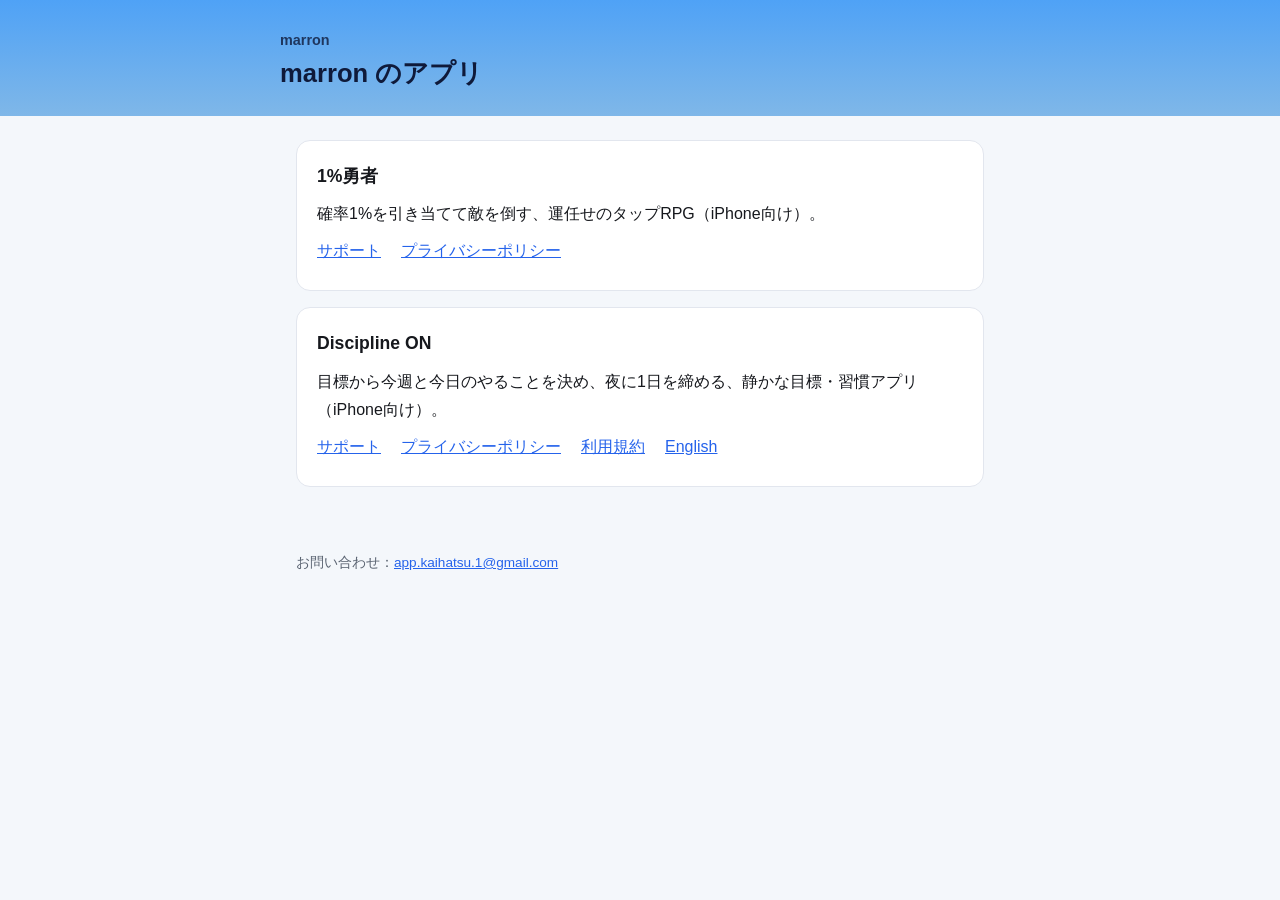
<file: index.html>
<!DOCTYPE html>
<html lang="ja">
<head>
  <meta charset="UTF-8">
  <meta name="viewport" content="width=device-width, initial-scale=1">
  <title>marron のアプリ</title>
  <link rel="stylesheet" href="style.css">
</head>
<body>
  <header class="site-head">
    <div class="inner">
      <p class="app">marron</p>
      <h1>marron のアプリ</h1>
    </div>
  </header>

  <main>
    <section class="app-card">
      <h2>1%勇者</h2>
      <p>確率1%を引き当てて敵を倒す、運任せのタップRPG（iPhone向け）。</p>
      <p class="links">
        <a href="one-percent-hero/support.html">サポート</a>
        <a href="one-percent-hero/privacy.html">プライバシーポリシー</a>
      </p>
    </section>

    <section class="app-card">
      <h2>Discipline ON</h2>
      <p>目標から今週と今日のやることを決め、夜に1日を締める、静かな目標・習慣アプリ（iPhone向け）。</p>
      <p class="links">
        <a href="discipline-on/support.html">サポート</a>
        <a href="discipline-on/privacy.html">プライバシーポリシー</a>
        <a href="discipline-on/terms.html">利用規約</a>
        <a href="discipline-on/en/support.html" hreflang="en" lang="en">English</a>
      </p>
    </section>
  </main>

  <footer>お問い合わせ：<a href="mailto:app.kaihatsu.1@gmail.com">app.kaihatsu.1@gmail.com</a></footer>
</body>
</html>
</file>
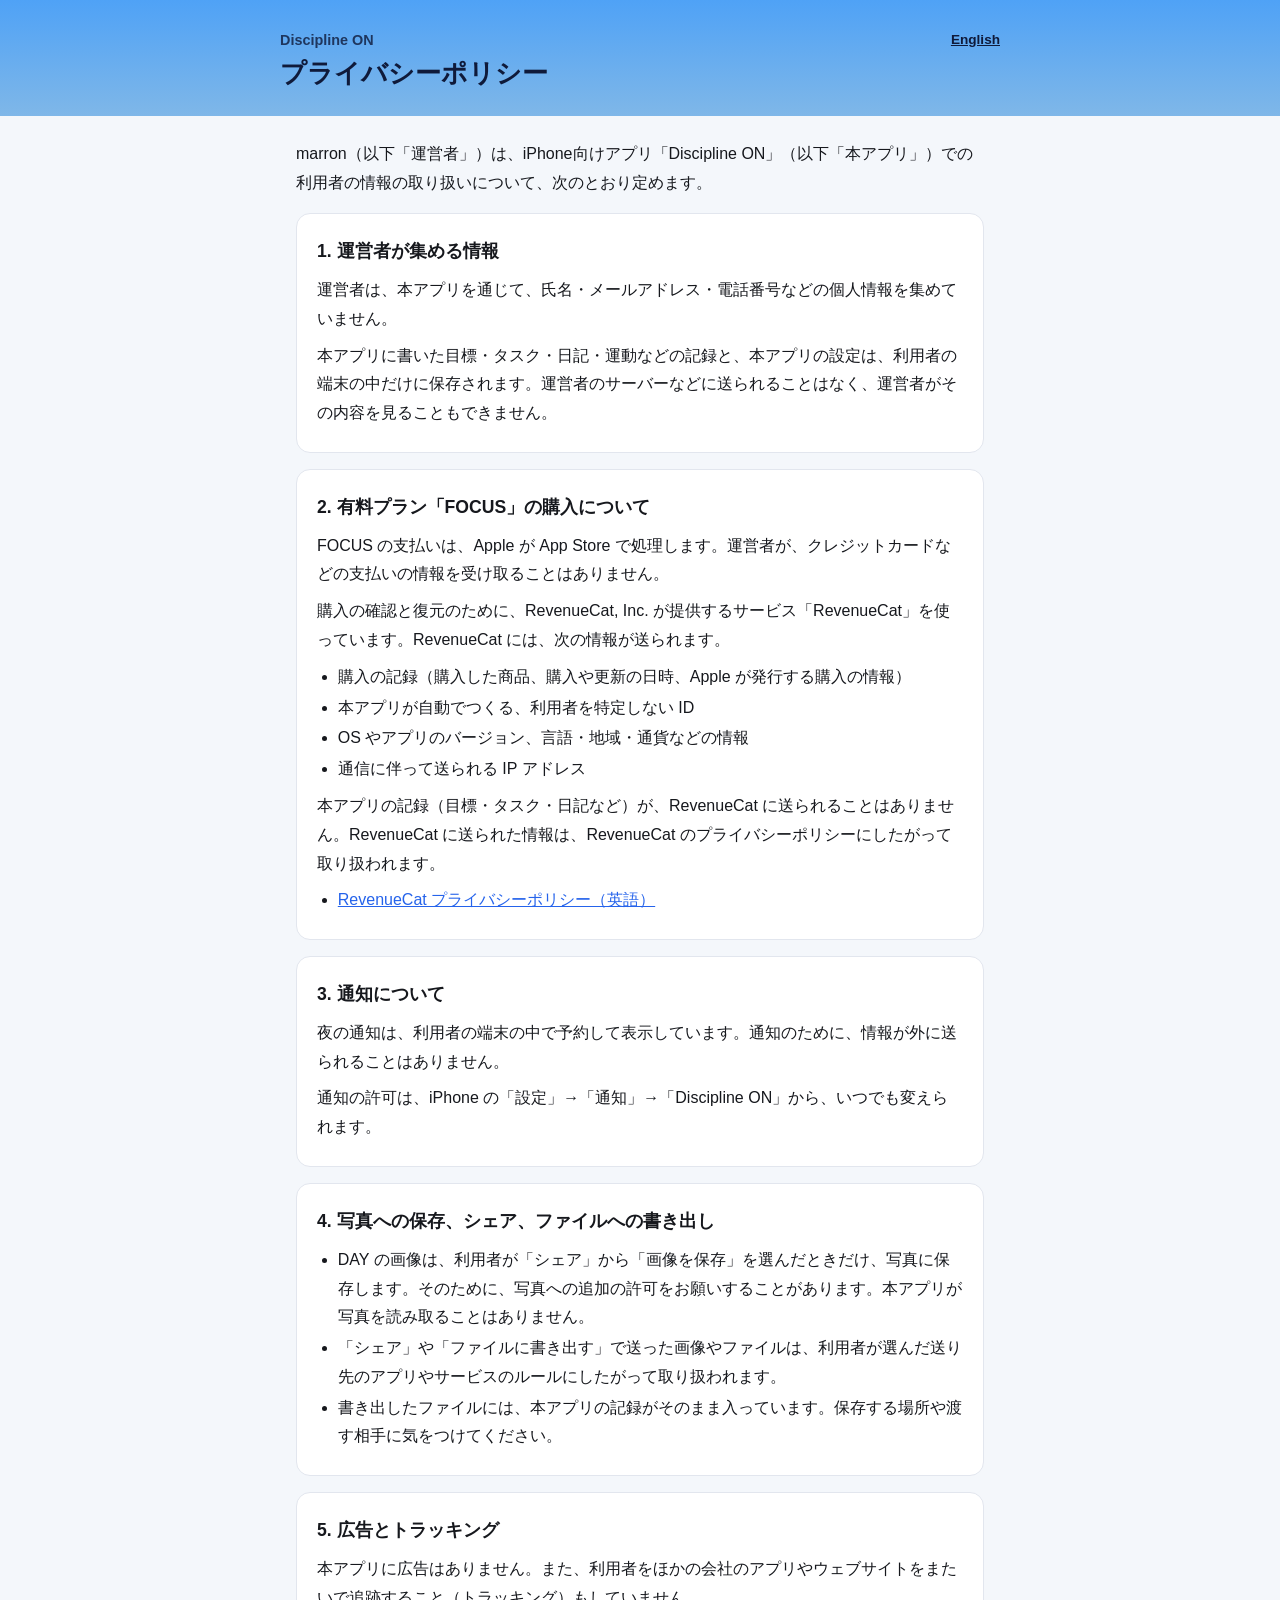
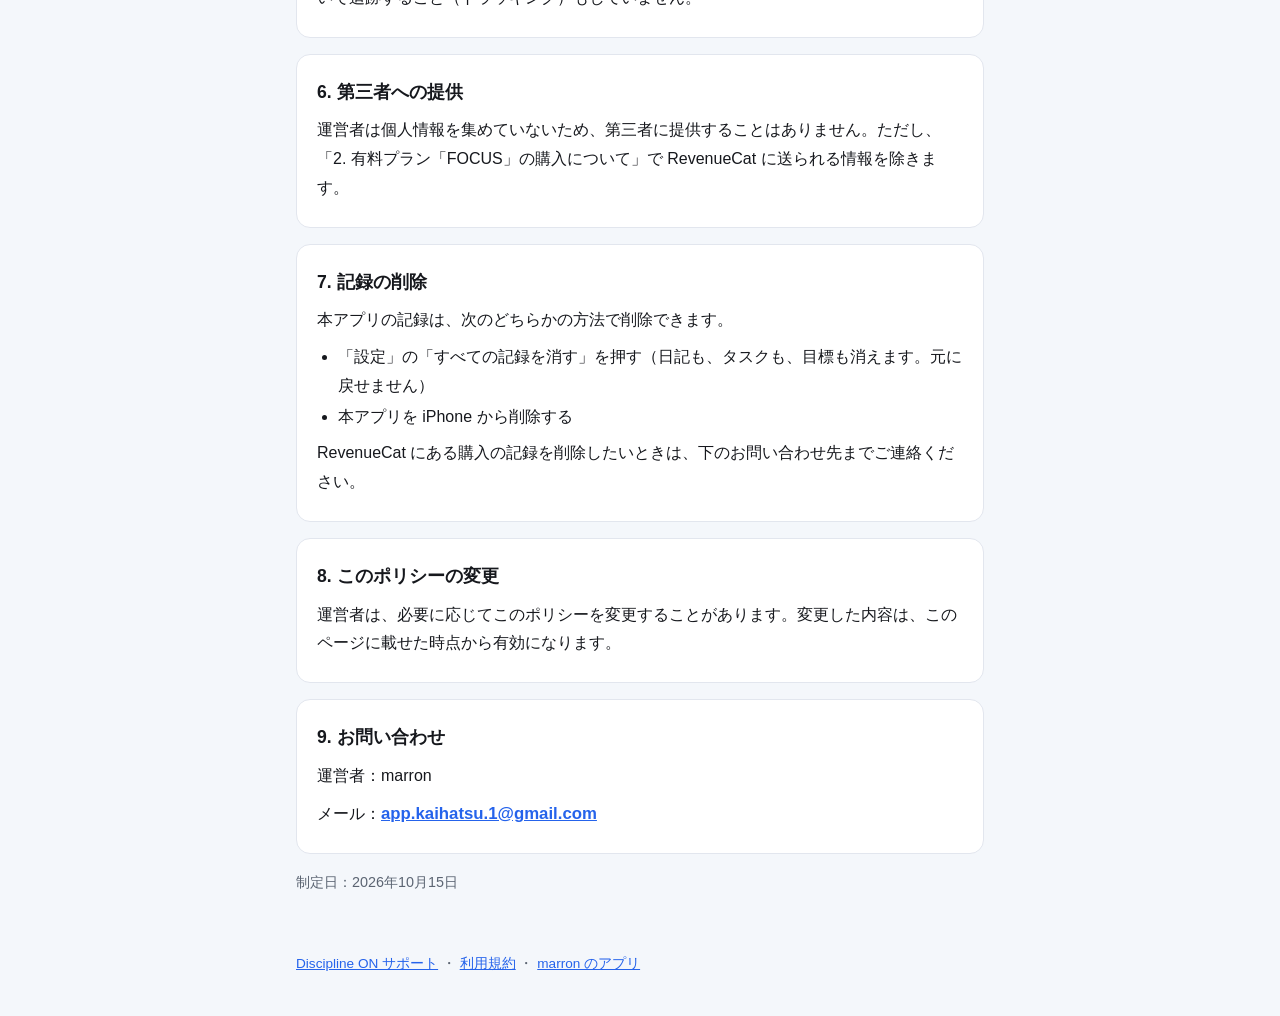
<file: discipline-on/privacy.html>
<!DOCTYPE html>
<html lang="ja">
<head>
  <meta charset="UTF-8">
  <meta name="viewport" content="width=device-width, initial-scale=1">
  <title>プライバシーポリシー | Discipline ON</title>
  <link rel="stylesheet" href="../style.css">
</head>
<body>
  <header class="site-head">
    <div class="inner">
      <p class="lang"><a href="en/privacy.html" hreflang="en" lang="en">English</a></p>
      <p class="app">Discipline ON</p>
      <h1>プライバシーポリシー</h1>
    </div>
  </header>

  <main>
    <p class="lead">marron（以下「運営者」）は、iPhone向けアプリ「Discipline ON」（以下「本アプリ」）での利用者の情報の取り扱いについて、次のとおり定めます。</p>

    <section>
      <h2>1. 運営者が集める情報</h2>
      <p>運営者は、本アプリを通じて、氏名・メールアドレス・電話番号などの個人情報を集めていません。</p>
      <p>本アプリに書いた目標・タスク・日記・運動などの記録と、本アプリの設定は、利用者の端末の中だけに保存されます。運営者のサーバーなどに送られることはなく、運営者がその内容を見ることもできません。</p>
    </section>

    <section>
      <h2>2. 有料プラン「FOCUS」の購入について</h2>
      <p>FOCUS の支払いは、Apple が App Store で処理します。運営者が、クレジットカードなどの支払いの情報を受け取ることはありません。</p>
      <p>購入の確認と復元のために、RevenueCat, Inc. が提供するサービス「RevenueCat」を使っています。RevenueCat には、次の情報が送られます。</p>
      <ul>
        <li>購入の記録（購入した商品、購入や更新の日時、Apple が発行する購入の情報）</li>
        <li>本アプリが自動でつくる、利用者を特定しない ID</li>
        <li>OS やアプリのバージョン、言語・地域・通貨などの情報</li>
        <li>通信に伴って送られる IP アドレス</li>
      </ul>
      <p>本アプリの記録（目標・タスク・日記など）が、RevenueCat に送られることはありません。RevenueCat に送られた情報は、RevenueCat のプライバシーポリシーにしたがって取り扱われます。</p>
      <ul>
        <li><a href="https://www.revenuecat.com/privacy">RevenueCat プライバシーポリシー（英語）</a></li>
      </ul>
    </section>

    <section>
      <h2>3. 通知について</h2>
      <p>夜の通知は、利用者の端末の中で予約して表示しています。通知のために、情報が外に送られることはありません。</p>
      <p>通知の許可は、iPhone の「設定」→「通知」→「Discipline ON」から、いつでも変えられます。</p>
    </section>

    <section>
      <h2>4. 写真への保存、シェア、ファイルへの書き出し</h2>
      <ul>
        <li>DAY の画像は、利用者が「シェア」から「画像を保存」を選んだときだけ、写真に保存します。そのために、写真への追加の許可をお願いすることがあります。本アプリが写真を読み取ることはありません。</li>
        <li>「シェア」や「ファイルに書き出す」で送った画像やファイルは、利用者が選んだ送り先のアプリやサービスのルールにしたがって取り扱われます。</li>
        <li>書き出したファイルには、本アプリの記録がそのまま入っています。保存する場所や渡す相手に気をつけてください。</li>
      </ul>
    </section>

    <section>
      <h2>5. 広告とトラッキング</h2>
      <p>本アプリに広告はありません。また、利用者をほかの会社のアプリやウェブサイトをまたいで追跡すること（トラッキング）もしていません。</p>
    </section>

    <section>
      <h2>6. 第三者への提供</h2>
      <p>運営者は個人情報を集めていないため、第三者に提供することはありません。ただし、「2. 有料プラン「FOCUS」の購入について」で RevenueCat に送られる情報を除きます。</p>
    </section>

    <section>
      <h2>7. 記録の削除</h2>
      <p>本アプリの記録は、次のどちらかの方法で削除できます。</p>
      <ul>
        <li>「設定」の「すべての記録を消す」を押す（日記も、タスクも、目標も消えます。元に戻せません）</li>
        <li>本アプリを iPhone から削除する</li>
      </ul>
      <p>RevenueCat にある購入の記録を削除したいときは、下のお問い合わせ先までご連絡ください。</p>
    </section>

    <section>
      <h2>8. このポリシーの変更</h2>
      <p>運営者は、必要に応じてこのポリシーを変更することがあります。変更した内容は、このページに載せた時点から有効になります。</p>
    </section>

    <section>
      <h2>9. お問い合わせ</h2>
      <p>運営者：marron</p>
      <p>メール：<a class="mail" href="mailto:app.kaihatsu.1@gmail.com">app.kaihatsu.1@gmail.com</a></p>
    </section>

    <p class="muted">制定日：2026年10月15日</p>
  </main>

  <footer><a href="support.html">Discipline ON サポート</a> ・ <a href="terms.html">利用規約</a> ・ <a href="../">marron のアプリ</a></footer>
</body>
</html>
</file>
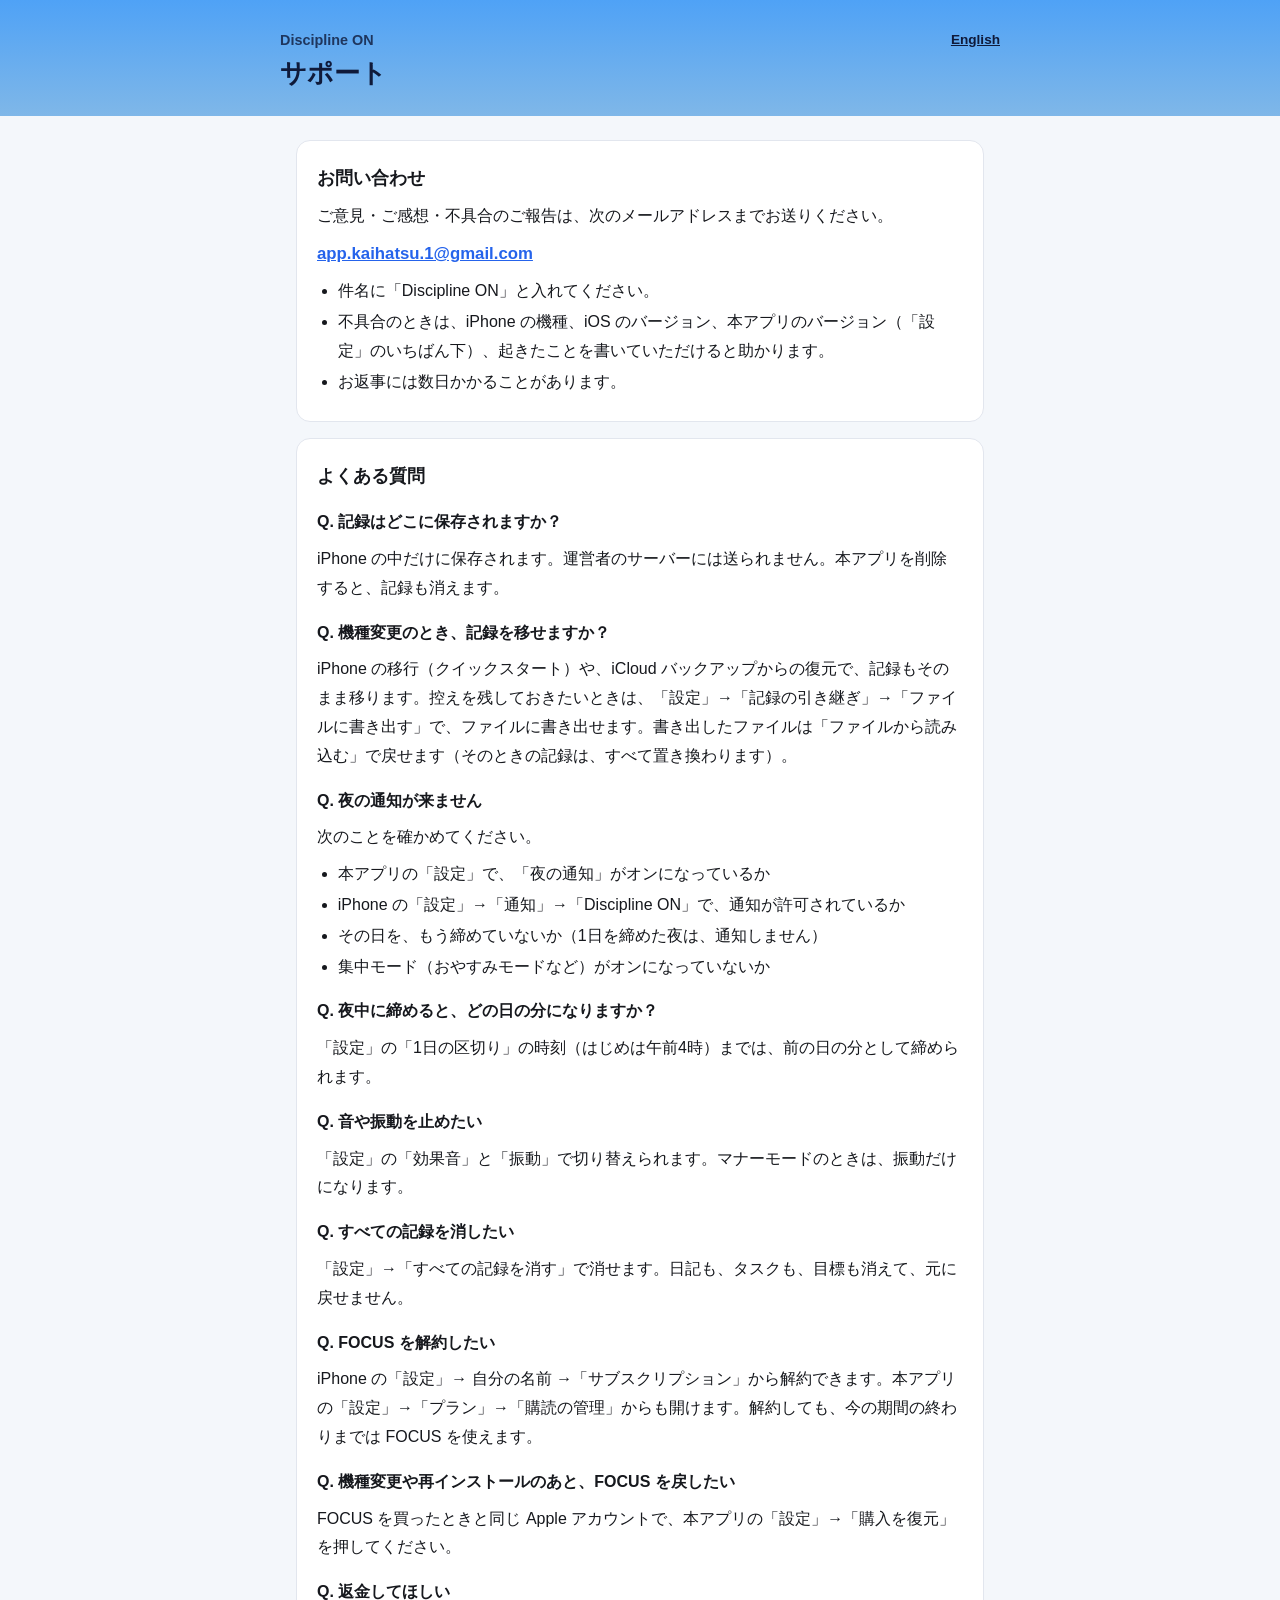
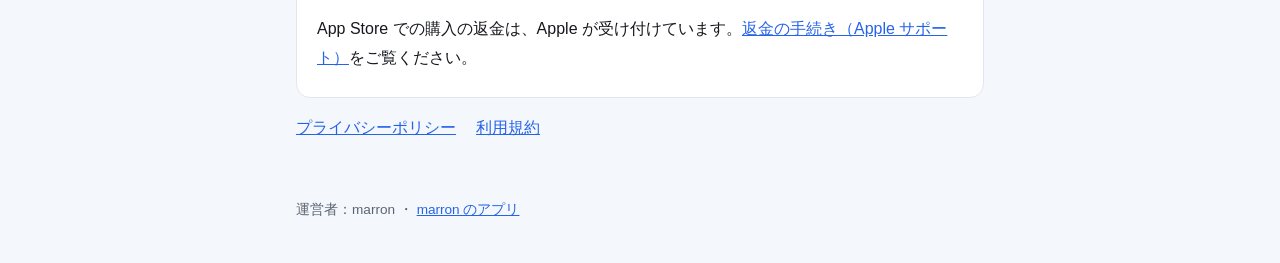
<file: discipline-on/support.html>
<!DOCTYPE html>
<html lang="ja">
<head>
  <meta charset="UTF-8">
  <meta name="viewport" content="width=device-width, initial-scale=1">
  <title>サポート | Discipline ON</title>
  <link rel="stylesheet" href="../style.css">
</head>
<body>
  <header class="site-head">
    <div class="inner">
      <p class="lang"><a href="en/support.html" hreflang="en" lang="en">English</a></p>
      <p class="app">Discipline ON</p>
      <h1>サポート</h1>
    </div>
  </header>

  <main>
    <section>
      <h2>お問い合わせ</h2>
      <p>ご意見・ご感想・不具合のご報告は、次のメールアドレスまでお送りください。</p>
      <p><a class="mail" href="mailto:app.kaihatsu.1@gmail.com?subject=%E3%80%90Discipline%20ON%E3%80%91">app.kaihatsu.1@gmail.com</a></p>
      <ul>
        <li>件名に「Discipline ON」と入れてください。</li>
        <li>不具合のときは、iPhone の機種、iOS のバージョン、本アプリのバージョン（「設定」のいちばん下）、起きたことを書いていただけると助かります。</li>
        <li>お返事には数日かかることがあります。</li>
      </ul>
    </section>

    <section>
      <h2>よくある質問</h2>

      <h3>Q. 記録はどこに保存されますか？</h3>
      <p>iPhone の中だけに保存されます。運営者のサーバーには送られません。本アプリを削除すると、記録も消えます。</p>

      <h3>Q. 機種変更のとき、記録を移せますか？</h3>
      <p>iPhone の移行（クイックスタート）や、iCloud バックアップからの復元で、記録もそのまま移ります。控えを残しておきたいときは、「設定」→「記録の引き継ぎ」→「ファイルに書き出す」で、ファイルに書き出せます。書き出したファイルは「ファイルから読み込む」で戻せます（そのときの記録は、すべて置き換わります）。</p>

      <h3>Q. 夜の通知が来ません</h3>
      <p>次のことを確かめてください。</p>
      <ul>
        <li>本アプリの「設定」で、「夜の通知」がオンになっているか</li>
        <li>iPhone の「設定」→「通知」→「Discipline ON」で、通知が許可されているか</li>
        <li>その日を、もう締めていないか（1日を締めた夜は、通知しません）</li>
        <li>集中モード（おやすみモードなど）がオンになっていないか</li>
      </ul>

      <h3>Q. 夜中に締めると、どの日の分になりますか？</h3>
      <p>「設定」の「1日の区切り」の時刻（はじめは午前4時）までは、前の日の分として締められます。</p>

      <h3>Q. 音や振動を止めたい</h3>
      <p>「設定」の「効果音」と「振動」で切り替えられます。マナーモードのときは、振動だけになります。</p>

      <h3>Q. すべての記録を消したい</h3>
      <p>「設定」→「すべての記録を消す」で消せます。日記も、タスクも、目標も消えて、元に戻せません。</p>

      <h3>Q. FOCUS を解約したい</h3>
      <p>iPhone の「設定」→ 自分の名前 →「サブスクリプション」から解約できます。本アプリの「設定」→「プラン」→「購読の管理」からも開けます。解約しても、今の期間の終わりまでは FOCUS を使えます。</p>

      <h3>Q. 機種変更や再インストールのあと、FOCUS を戻したい</h3>
      <p>FOCUS を買ったときと同じ Apple アカウントで、本アプリの「設定」→「購入を復元」を押してください。</p>

      <h3>Q. 返金してほしい</h3>
      <p>App Store での購入の返金は、Apple が受け付けています。<a href="https://support.apple.com/ja-jp/118223">返金の手続き（Apple サポート）</a>をご覧ください。</p>
    </section>

    <p class="links"><a href="privacy.html">プライバシーポリシー</a><a href="terms.html">利用規約</a></p>
  </main>

  <footer>運営者：marron ・ <a href="../">marron のアプリ</a></footer>
</body>
</html>
</file>
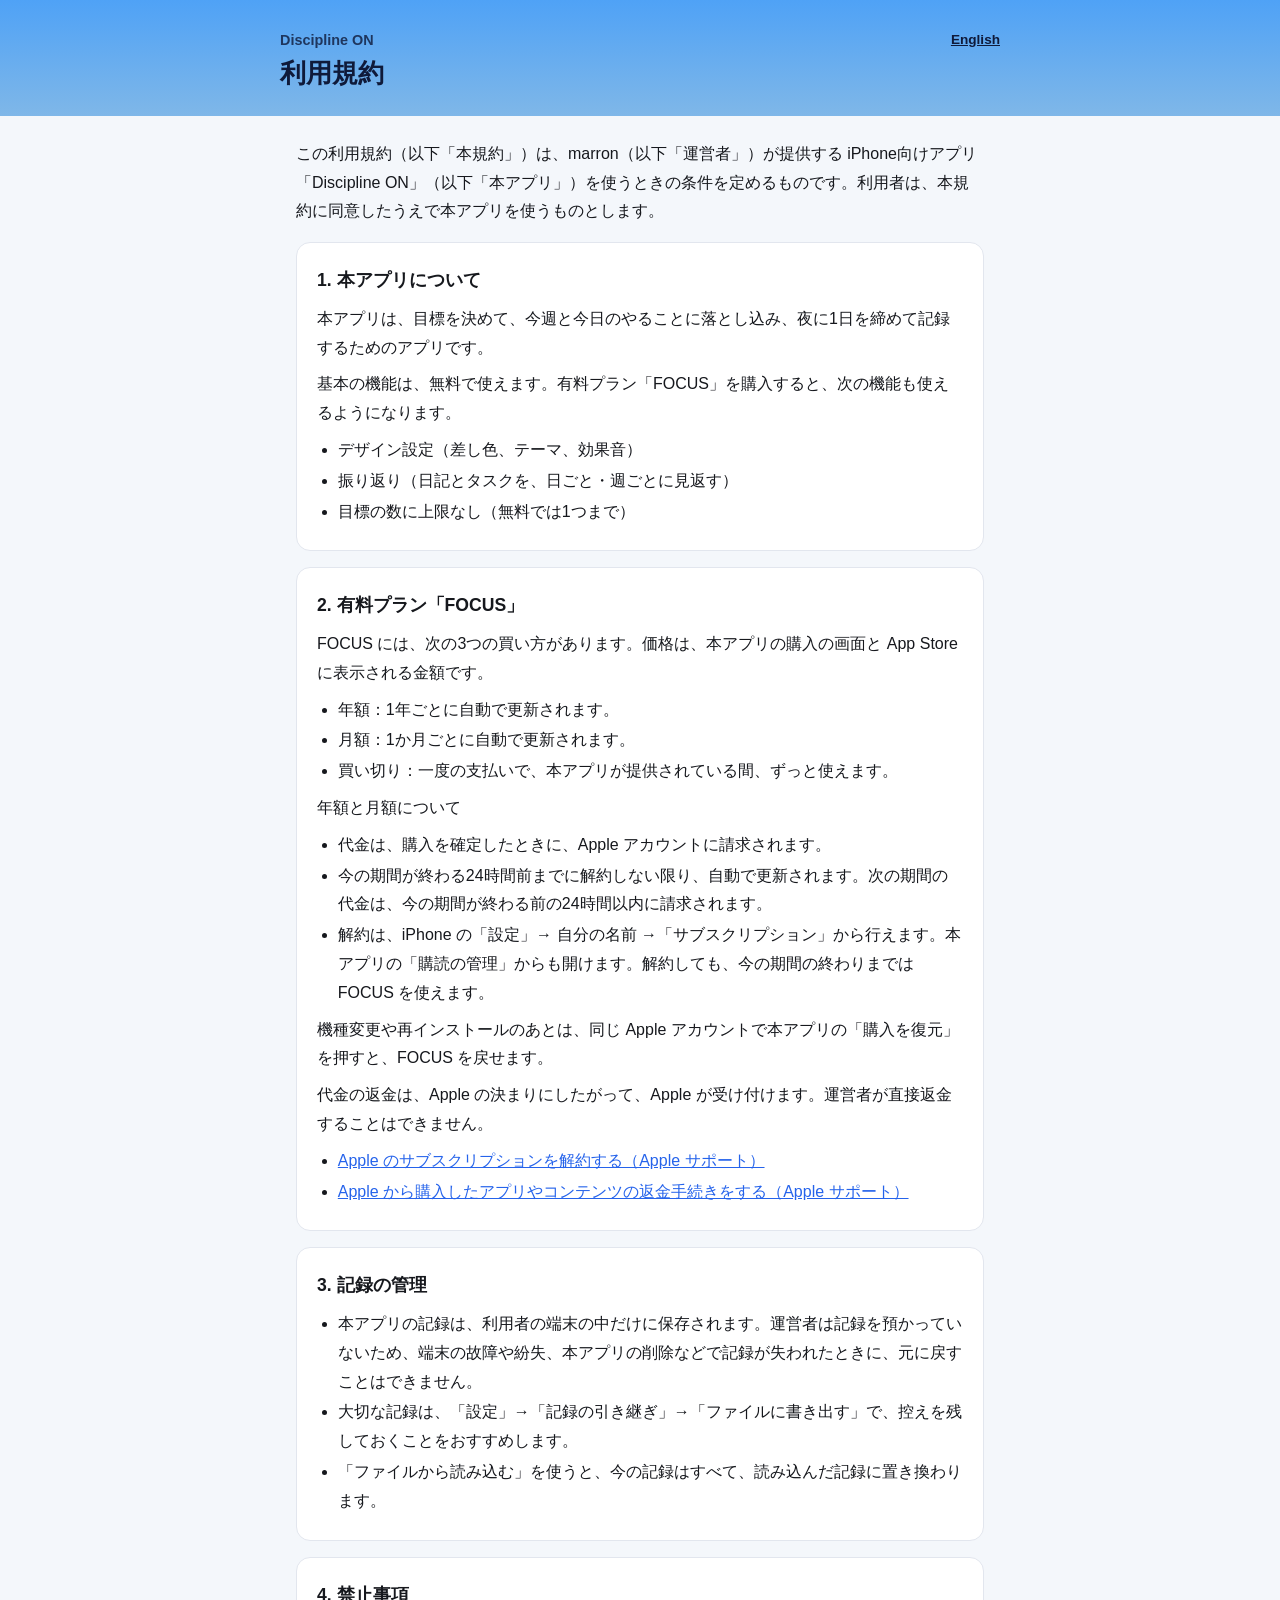
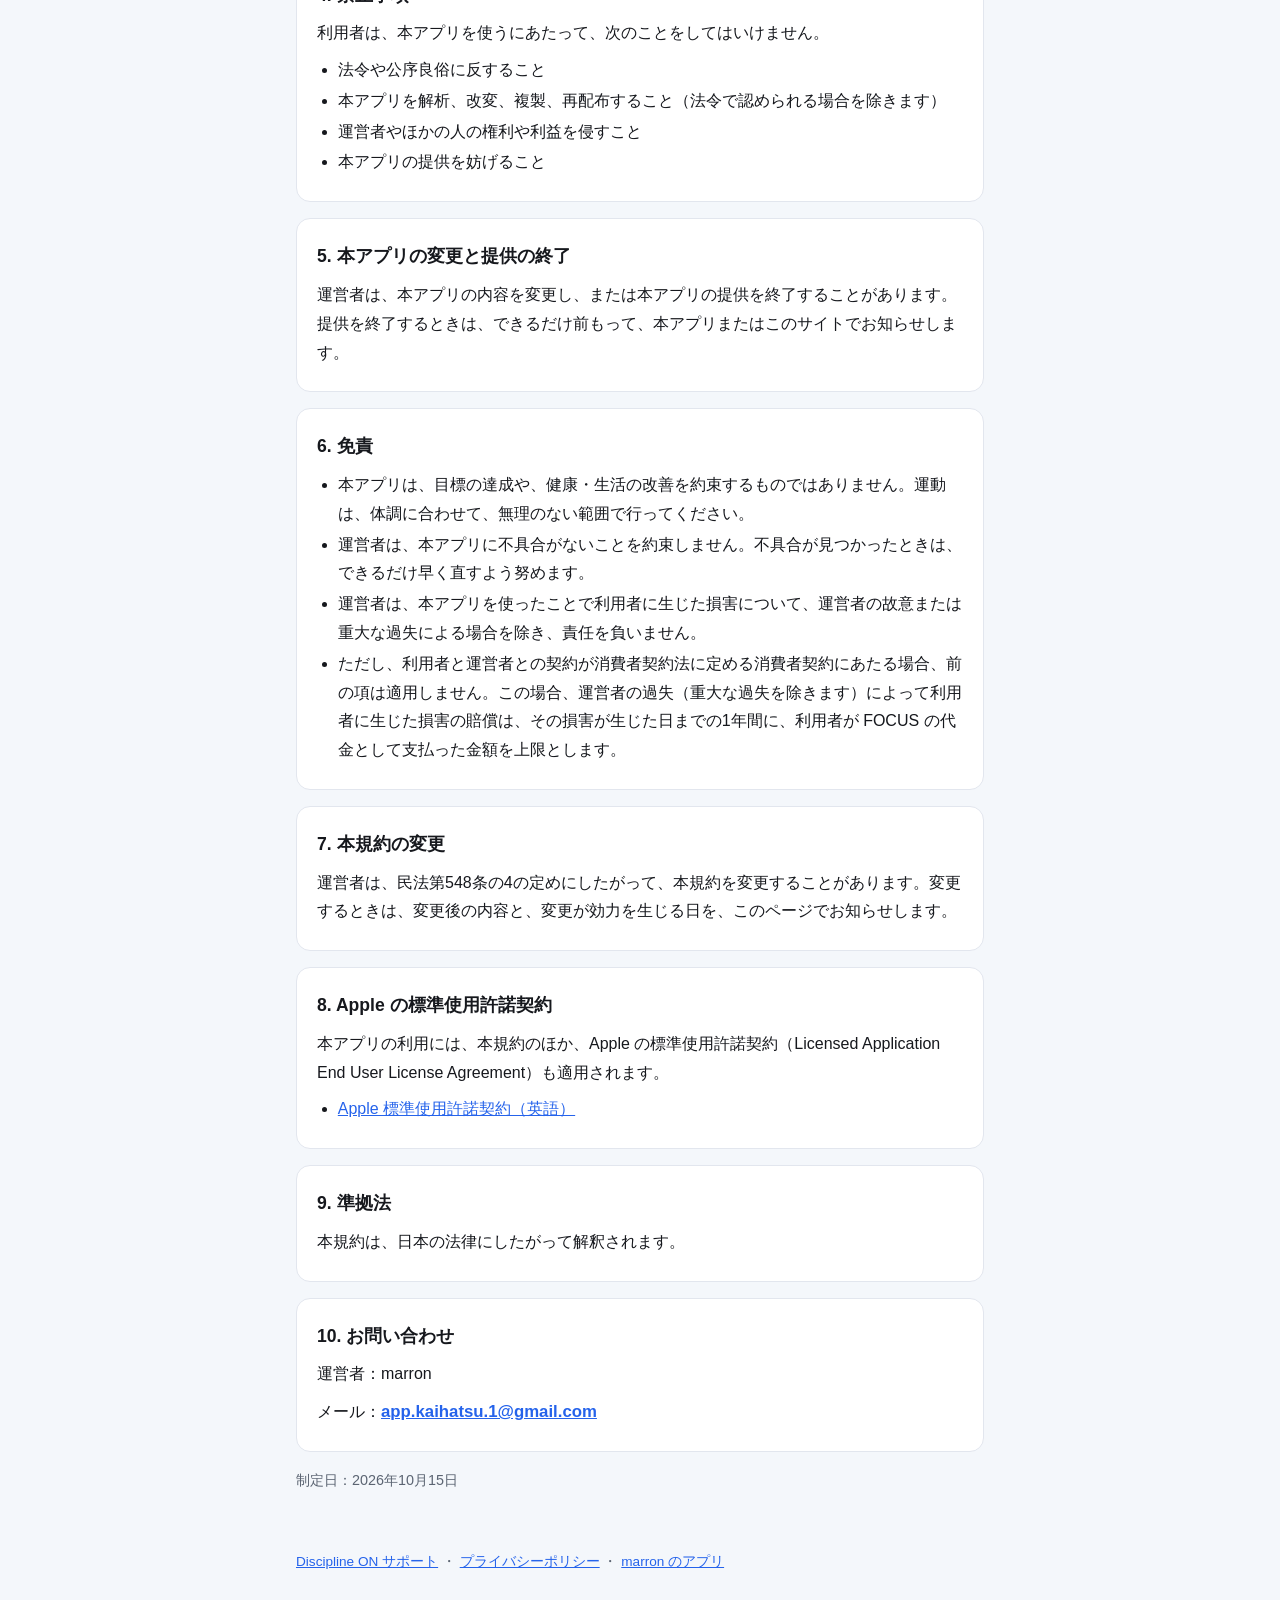
<file: discipline-on/terms.html>
<!DOCTYPE html>
<html lang="ja">
<head>
  <meta charset="UTF-8">
  <meta name="viewport" content="width=device-width, initial-scale=1">
  <title>利用規約 | Discipline ON</title>
  <link rel="stylesheet" href="../style.css">
</head>
<body>
  <header class="site-head">
    <div class="inner">
      <p class="lang"><a href="en/terms.html" hreflang="en" lang="en">English</a></p>
      <p class="app">Discipline ON</p>
      <h1>利用規約</h1>
    </div>
  </header>

  <main>
    <p class="lead">この利用規約（以下「本規約」）は、marron（以下「運営者」）が提供する iPhone向けアプリ「Discipline ON」（以下「本アプリ」）を使うときの条件を定めるものです。利用者は、本規約に同意したうえで本アプリを使うものとします。</p>

    <section>
      <h2>1. 本アプリについて</h2>
      <p>本アプリは、目標を決めて、今週と今日のやることに落とし込み、夜に1日を締めて記録するためのアプリです。</p>
      <p>基本の機能は、無料で使えます。有料プラン「FOCUS」を購入すると、次の機能も使えるようになります。</p>
      <ul>
        <li>デザイン設定（差し色、テーマ、効果音）</li>
        <li>振り返り（日記とタスクを、日ごと・週ごとに見返す）</li>
        <li>目標の数に上限なし（無料では1つまで）</li>
      </ul>
    </section>

    <section>
      <h2>2. 有料プラン「FOCUS」</h2>
      <p>FOCUS には、次の3つの買い方があります。価格は、本アプリの購入の画面と App Store に表示される金額です。</p>
      <ul>
        <li>年額：1年ごとに自動で更新されます。</li>
        <li>月額：1か月ごとに自動で更新されます。</li>
        <li>買い切り：一度の支払いで、本アプリが提供されている間、ずっと使えます。</li>
      </ul>
      <p>年額と月額について</p>
      <ul>
        <li>代金は、購入を確定したときに、Apple アカウントに請求されます。</li>
        <li>今の期間が終わる24時間前までに解約しない限り、自動で更新されます。次の期間の代金は、今の期間が終わる前の24時間以内に請求されます。</li>
        <li>解約は、iPhone の「設定」→ 自分の名前 →「サブスクリプション」から行えます。本アプリの「購読の管理」からも開けます。解約しても、今の期間の終わりまでは FOCUS を使えます。</li>
      </ul>
      <p>機種変更や再インストールのあとは、同じ Apple アカウントで本アプリの「購入を復元」を押すと、FOCUS を戻せます。</p>
      <p>代金の返金は、Apple の決まりにしたがって、Apple が受け付けます。運営者が直接返金することはできません。</p>
      <ul>
        <li><a href="https://support.apple.com/ja-jp/118428">Apple のサブスクリプションを解約する（Apple サポート）</a></li>
        <li><a href="https://support.apple.com/ja-jp/118223">Apple から購入したアプリやコンテンツの返金手続きをする（Apple サポート）</a></li>
      </ul>
    </section>

    <section>
      <h2>3. 記録の管理</h2>
      <ul>
        <li>本アプリの記録は、利用者の端末の中だけに保存されます。運営者は記録を預かっていないため、端末の故障や紛失、本アプリの削除などで記録が失われたときに、元に戻すことはできません。</li>
        <li>大切な記録は、「設定」→「記録の引き継ぎ」→「ファイルに書き出す」で、控えを残しておくことをおすすめします。</li>
        <li>「ファイルから読み込む」を使うと、今の記録はすべて、読み込んだ記録に置き換わります。</li>
      </ul>
    </section>

    <section>
      <h2>4. 禁止事項</h2>
      <p>利用者は、本アプリを使うにあたって、次のことをしてはいけません。</p>
      <ul>
        <li>法令や公序良俗に反すること</li>
        <li>本アプリを解析、改変、複製、再配布すること（法令で認められる場合を除きます）</li>
        <li>運営者やほかの人の権利や利益を侵すこと</li>
        <li>本アプリの提供を妨げること</li>
      </ul>
    </section>

    <section>
      <h2>5. 本アプリの変更と提供の終了</h2>
      <p>運営者は、本アプリの内容を変更し、または本アプリの提供を終了することがあります。提供を終了するときは、できるだけ前もって、本アプリまたはこのサイトでお知らせします。</p>
    </section>

    <section>
      <h2>6. 免責</h2>
      <ul>
        <li>本アプリは、目標の達成や、健康・生活の改善を約束するものではありません。運動は、体調に合わせて、無理のない範囲で行ってください。</li>
        <li>運営者は、本アプリに不具合がないことを約束しません。不具合が見つかったときは、できるだけ早く直すよう努めます。</li>
        <li>運営者は、本アプリを使ったことで利用者に生じた損害について、運営者の故意または重大な過失による場合を除き、責任を負いません。</li>
        <li>ただし、利用者と運営者との契約が消費者契約法に定める消費者契約にあたる場合、前の項は適用しません。この場合、運営者の過失（重大な過失を除きます）によって利用者に生じた損害の賠償は、その損害が生じた日までの1年間に、利用者が FOCUS の代金として支払った金額を上限とします。</li>
      </ul>
    </section>

    <section>
      <h2>7. 本規約の変更</h2>
      <p>運営者は、民法第548条の4の定めにしたがって、本規約を変更することがあります。変更するときは、変更後の内容と、変更が効力を生じる日を、このページでお知らせします。</p>
    </section>

    <section>
      <h2>8. Apple の標準使用許諾契約</h2>
      <p>本アプリの利用には、本規約のほか、Apple の標準使用許諾契約（Licensed Application End User License Agreement）も適用されます。</p>
      <ul>
        <li><a href="https://www.apple.com/legal/internet-services/itunes/dev/stdeula/">Apple 標準使用許諾契約（英語）</a></li>
      </ul>
    </section>

    <section>
      <h2>9. 準拠法</h2>
      <p>本規約は、日本の法律にしたがって解釈されます。</p>
    </section>

    <section>
      <h2>10. お問い合わせ</h2>
      <p>運営者：marron</p>
      <p>メール：<a class="mail" href="mailto:app.kaihatsu.1@gmail.com">app.kaihatsu.1@gmail.com</a></p>
    </section>

    <p class="muted">制定日：2026年10月15日</p>
  </main>

  <footer><a href="support.html">Discipline ON サポート</a> ・ <a href="privacy.html">プライバシーポリシー</a> ・ <a href="../">marron のアプリ</a></footer>
</body>
</html>
</file>
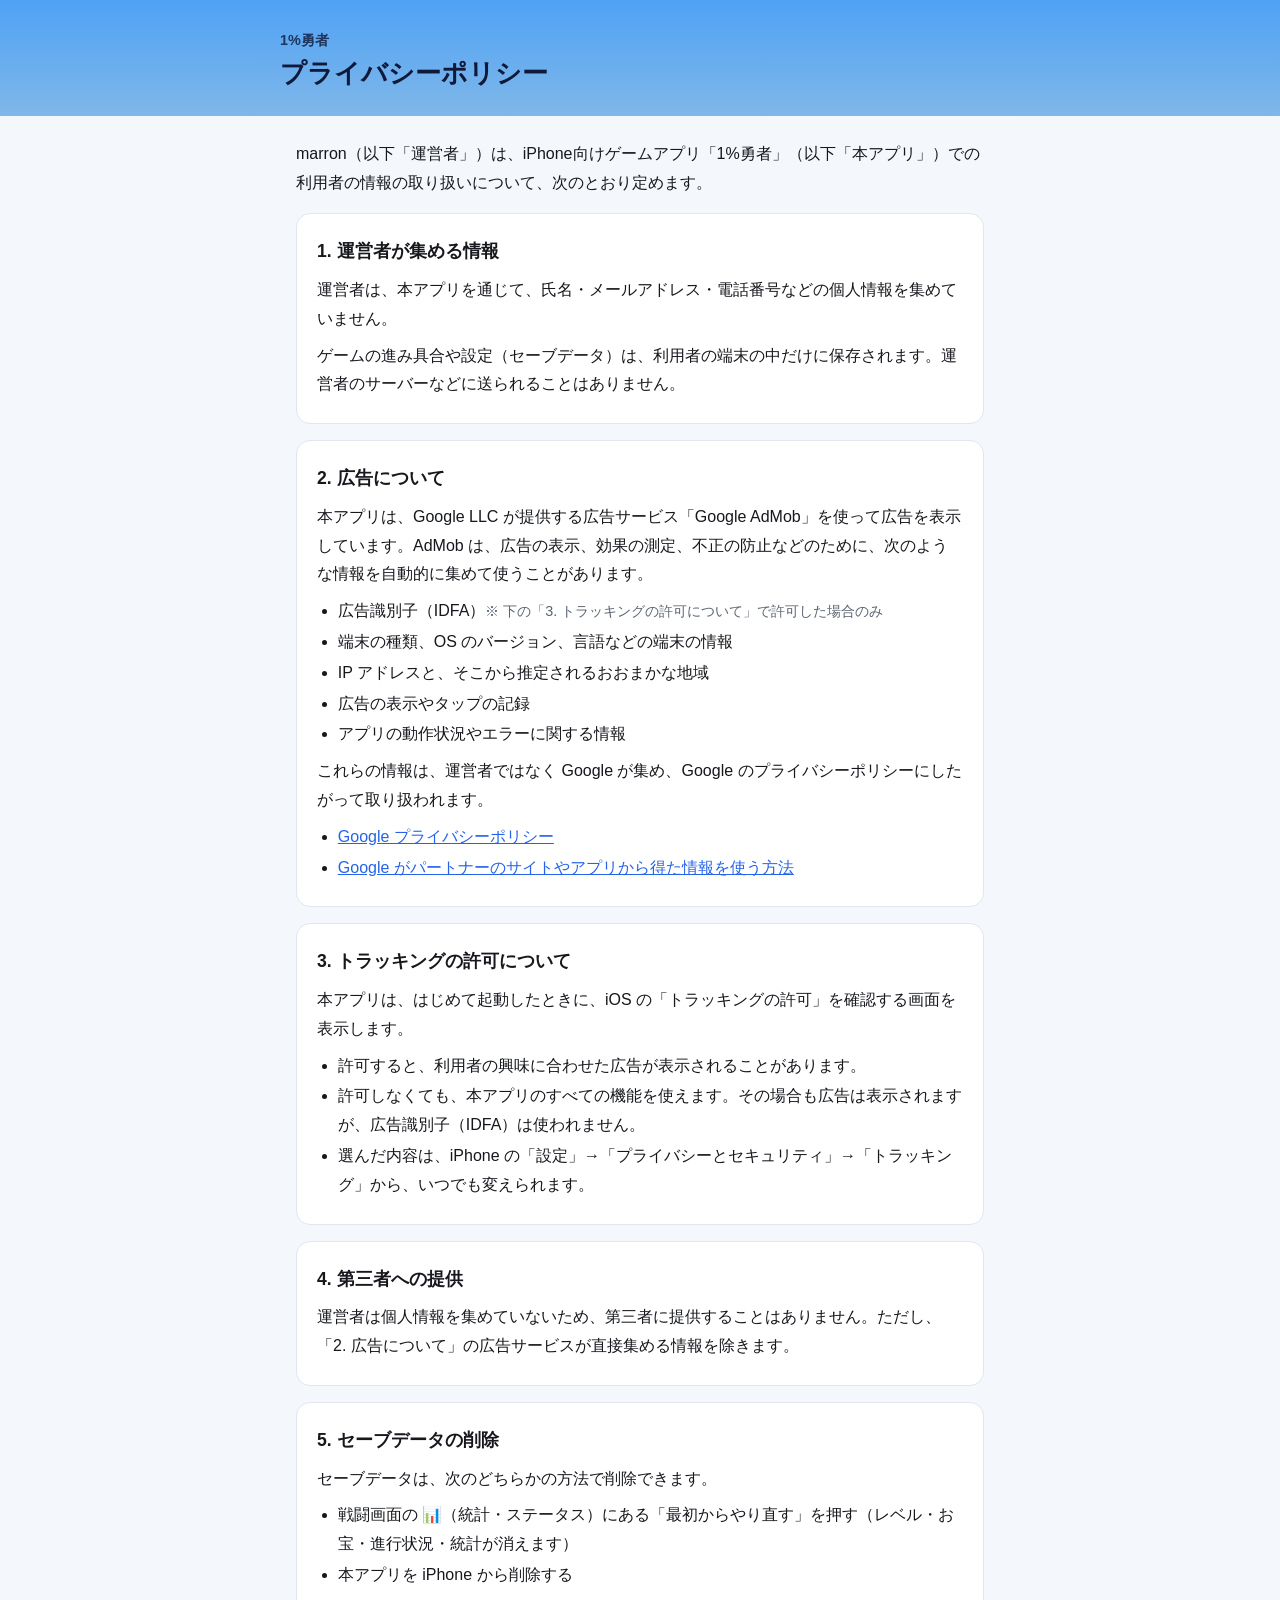
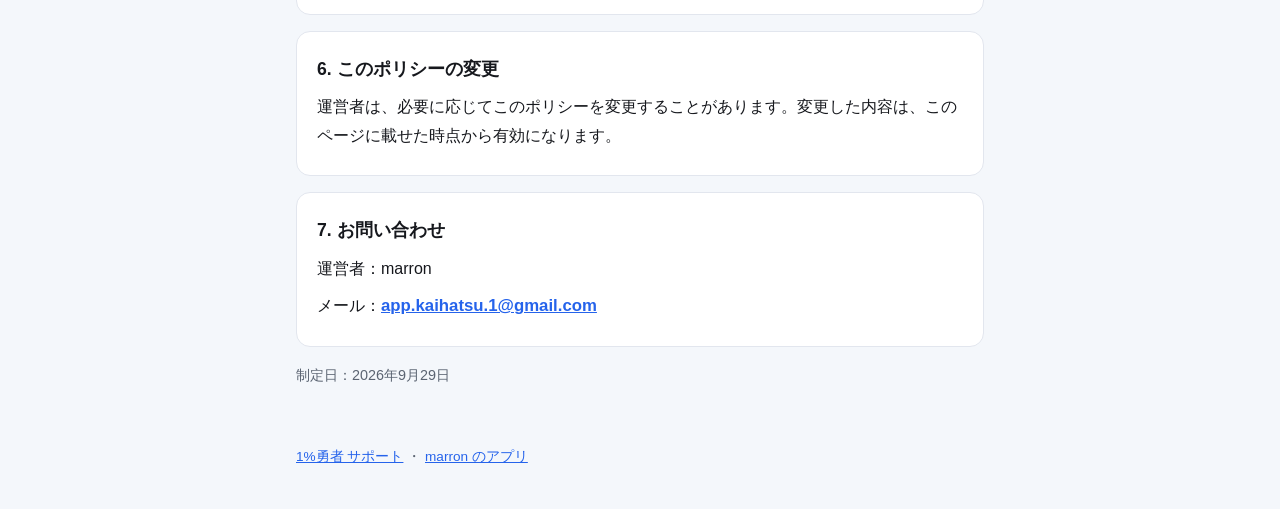
<file: one-percent-hero/privacy.html>
<!DOCTYPE html>
<html lang="ja">
<head>
  <meta charset="UTF-8">
  <meta name="viewport" content="width=device-width, initial-scale=1">
  <title>プライバシーポリシー | 1%勇者</title>
  <link rel="stylesheet" href="../style.css">
</head>
<body>
  <header class="site-head">
    <div class="inner">
      <p class="app">1%勇者</p>
      <h1>プライバシーポリシー</h1>
    </div>
  </header>

  <main>
    <p class="lead">marron（以下「運営者」）は、iPhone向けゲームアプリ「1%勇者」（以下「本アプリ」）での利用者の情報の取り扱いについて、次のとおり定めます。</p>

    <section>
      <h2>1. 運営者が集める情報</h2>
      <p>運営者は、本アプリを通じて、氏名・メールアドレス・電話番号などの個人情報を集めていません。</p>
      <p>ゲームの進み具合や設定（セーブデータ）は、利用者の端末の中だけに保存されます。運営者のサーバーなどに送られることはありません。</p>
    </section>

    <section>
      <h2>2. 広告について</h2>
      <p>本アプリは、Google LLC が提供する広告サービス「Google AdMob」を使って広告を表示しています。AdMob は、広告の表示、効果の測定、不正の防止などのために、次のような情報を自動的に集めて使うことがあります。</p>
      <ul>
        <li>広告識別子（IDFA）<span class="muted">※ 下の「3. トラッキングの許可について」で許可した場合のみ</span></li>
        <li>端末の種類、OS のバージョン、言語などの端末の情報</li>
        <li>IP アドレスと、そこから推定されるおおまかな地域</li>
        <li>広告の表示やタップの記録</li>
        <li>アプリの動作状況やエラーに関する情報</li>
      </ul>
      <p>これらの情報は、運営者ではなく Google が集め、Google のプライバシーポリシーにしたがって取り扱われます。</p>
      <ul>
        <li><a href="https://policies.google.com/privacy?hl=ja">Google プライバシーポリシー</a></li>
        <li><a href="https://policies.google.com/technologies/partner-sites?hl=ja">Google がパートナーのサイトやアプリから得た情報を使う方法</a></li>
      </ul>
    </section>

    <section>
      <h2>3. トラッキングの許可について</h2>
      <p>本アプリは、はじめて起動したときに、iOS の「トラッキングの許可」を確認する画面を表示します。</p>
      <ul>
        <li>許可すると、利用者の興味に合わせた広告が表示されることがあります。</li>
        <li>許可しなくても、本アプリのすべての機能を使えます。その場合も広告は表示されますが、広告識別子（IDFA）は使われません。</li>
        <li>選んだ内容は、iPhone の「設定」→「プライバシーとセキュリティ」→「トラッキング」から、いつでも変えられます。</li>
      </ul>
    </section>

    <section>
      <h2>4. 第三者への提供</h2>
      <p>運営者は個人情報を集めていないため、第三者に提供することはありません。ただし、「2. 広告について」の広告サービスが直接集める情報を除きます。</p>
    </section>

    <section>
      <h2>5. セーブデータの削除</h2>
      <p>セーブデータは、次のどちらかの方法で削除できます。</p>
      <ul>
        <li>戦闘画面の 📊（統計・ステータス）にある「最初からやり直す」を押す（レベル・お宝・進行状況・統計が消えます）</li>
        <li>本アプリを iPhone から削除する</li>
      </ul>
    </section>

    <section>
      <h2>6. このポリシーの変更</h2>
      <p>運営者は、必要に応じてこのポリシーを変更することがあります。変更した内容は、このページに載せた時点から有効になります。</p>
    </section>

    <section>
      <h2>7. お問い合わせ</h2>
      <p>運営者：marron</p>
      <p>メール：<a class="mail" href="mailto:app.kaihatsu.1@gmail.com">app.kaihatsu.1@gmail.com</a></p>
    </section>

    <p class="muted">制定日：2026年9月29日</p>
  </main>

  <footer><a href="support.html">1%勇者 サポート</a> ・ <a href="../">marron のアプリ</a></footer>
</body>
</html>
</file>
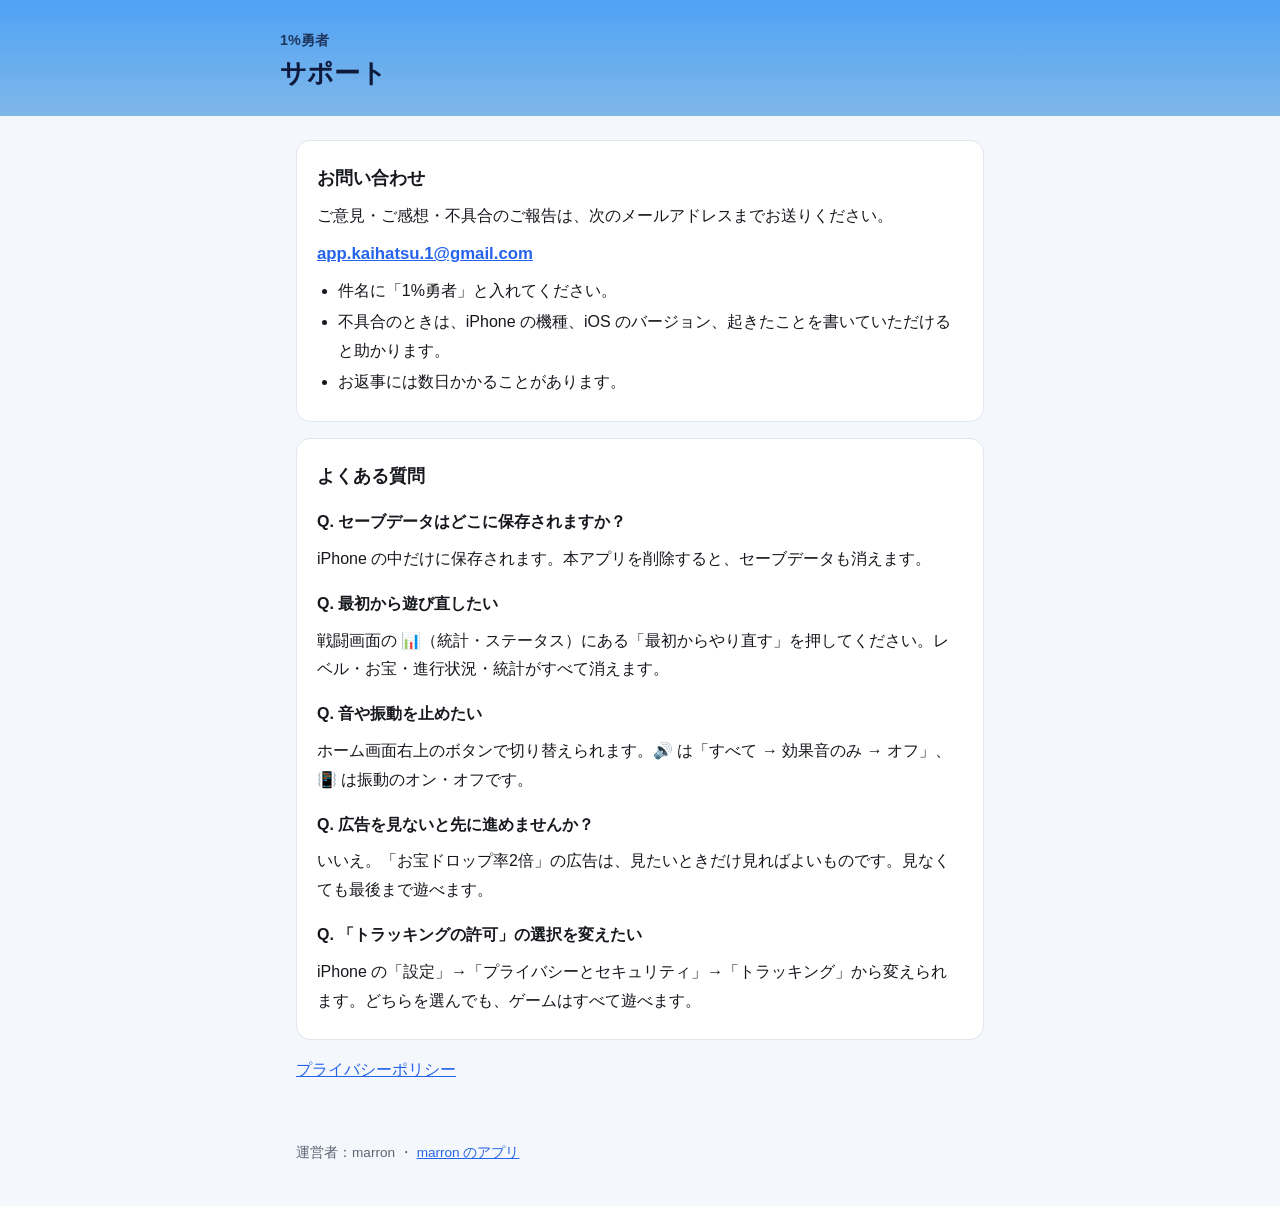
<file: one-percent-hero/support.html>
<!DOCTYPE html>
<html lang="ja">
<head>
  <meta charset="UTF-8">
  <meta name="viewport" content="width=device-width, initial-scale=1">
  <title>サポート | 1%勇者</title>
  <link rel="stylesheet" href="../style.css">
</head>
<body>
  <header class="site-head">
    <div class="inner">
      <p class="app">1%勇者</p>
      <h1>サポート</h1>
    </div>
  </header>

  <main>
    <section>
      <h2>お問い合わせ</h2>
      <p>ご意見・ご感想・不具合のご報告は、次のメールアドレスまでお送りください。</p>
      <p><a class="mail" href="mailto:app.kaihatsu.1@gmail.com?subject=%E3%80%901%25%E5%8B%87%E8%80%85%E3%80%91">app.kaihatsu.1@gmail.com</a></p>
      <ul>
        <li>件名に「1%勇者」と入れてください。</li>
        <li>不具合のときは、iPhone の機種、iOS のバージョン、起きたことを書いていただけると助かります。</li>
        <li>お返事には数日かかることがあります。</li>
      </ul>
    </section>

    <section>
      <h2>よくある質問</h2>

      <h3>Q. セーブデータはどこに保存されますか？</h3>
      <p>iPhone の中だけに保存されます。本アプリを削除すると、セーブデータも消えます。</p>

      <h3>Q. 最初から遊び直したい</h3>
      <p>戦闘画面の 📊（統計・ステータス）にある「最初からやり直す」を押してください。レベル・お宝・進行状況・統計がすべて消えます。</p>

      <h3>Q. 音や振動を止めたい</h3>
      <p>ホーム画面右上のボタンで切り替えられます。🔊 は「すべて → 効果音のみ → オフ」、📳 は振動のオン・オフです。</p>

      <h3>Q. 広告を見ないと先に進めませんか？</h3>
      <p>いいえ。「お宝ドロップ率2倍」の広告は、見たいときだけ見ればよいものです。見なくても最後まで遊べます。</p>

      <h3>Q. 「トラッキングの許可」の選択を変えたい</h3>
      <p>iPhone の「設定」→「プライバシーとセキュリティ」→「トラッキング」から変えられます。どちらを選んでも、ゲームはすべて遊べます。</p>
    </section>

    <p><a href="privacy.html">プライバシーポリシー</a></p>
  </main>

  <footer>運営者：marron ・ <a href="../">marron のアプリ</a></footer>
</body>
</html>
</file>
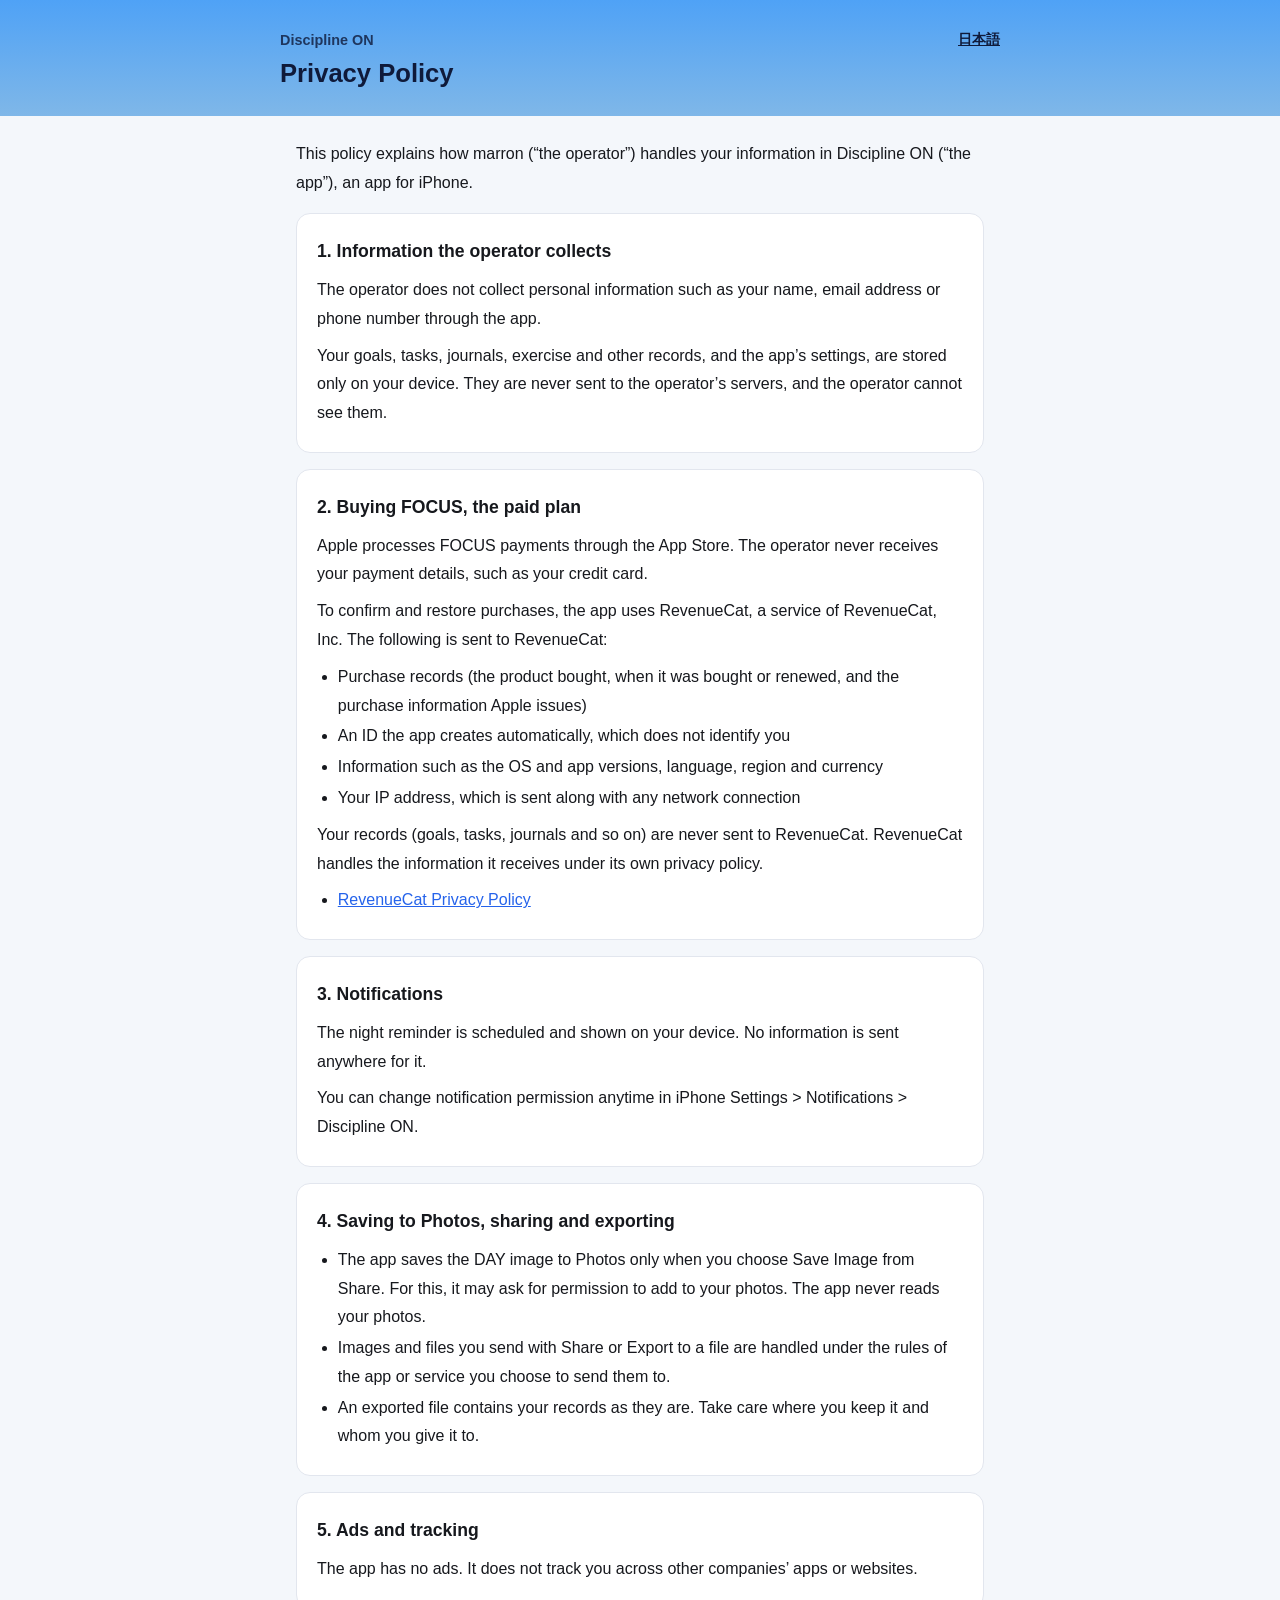
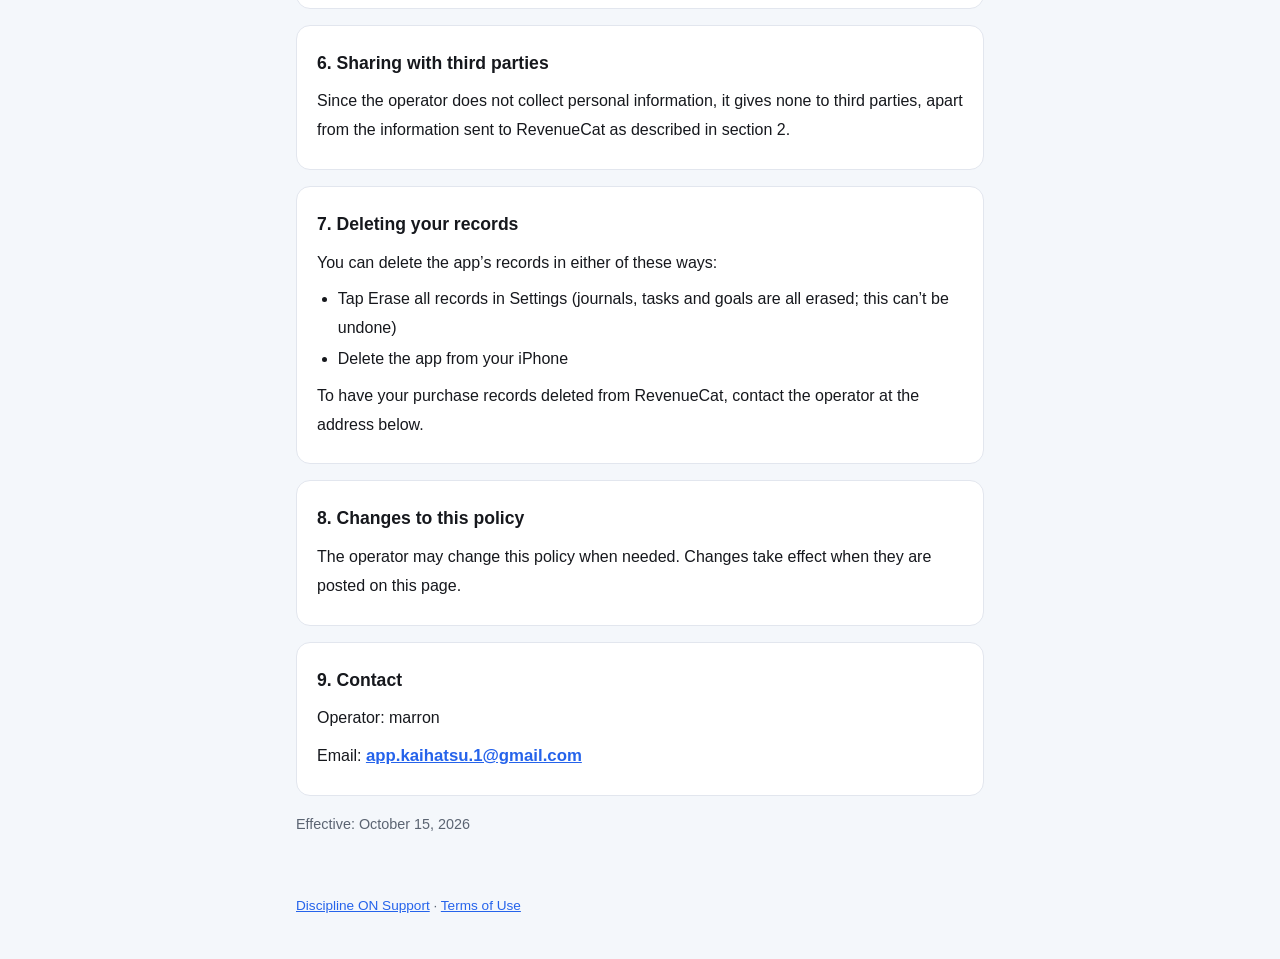
<file: discipline-on/en/privacy.html>
<!DOCTYPE html>
<html lang="en">
<head>
  <meta charset="UTF-8">
  <meta name="viewport" content="width=device-width, initial-scale=1">
  <title>Privacy Policy | Discipline ON</title>
  <link rel="stylesheet" href="../../style.css">
</head>
<body>
  <header class="site-head">
    <div class="inner">
      <p class="lang"><a href="../privacy.html" hreflang="ja" lang="ja">日本語</a></p>
      <p class="app">Discipline ON</p>
      <h1>Privacy Policy</h1>
    </div>
  </header>

  <main>
    <p class="lead">This policy explains how marron (“the operator”) handles your information in Discipline ON (“the app”), an app for iPhone.</p>

    <section>
      <h2>1. Information the operator collects</h2>
      <p>The operator does not collect personal information such as your name, email address or phone number through the app.</p>
      <p>Your goals, tasks, journals, exercise and other records, and the app’s settings, are stored only on your device. They are never sent to the operator’s servers, and the operator cannot see them.</p>
    </section>

    <section>
      <h2>2. Buying FOCUS, the paid plan</h2>
      <p>Apple processes FOCUS payments through the App Store. The operator never receives your payment details, such as your credit card.</p>
      <p>To confirm and restore purchases, the app uses RevenueCat, a service of RevenueCat, Inc. The following is sent to RevenueCat:</p>
      <ul>
        <li>Purchase records (the product bought, when it was bought or renewed, and the purchase information Apple issues)</li>
        <li>An ID the app creates automatically, which does not identify you</li>
        <li>Information such as the OS and app versions, language, region and currency</li>
        <li>Your IP address, which is sent along with any network connection</li>
      </ul>
      <p>Your records (goals, tasks, journals and so on) are never sent to RevenueCat. RevenueCat handles the information it receives under its own privacy policy.</p>
      <ul>
        <li><a href="https://www.revenuecat.com/privacy">RevenueCat Privacy Policy</a></li>
      </ul>
    </section>

    <section>
      <h2>3. Notifications</h2>
      <p>The night reminder is scheduled and shown on your device. No information is sent anywhere for it.</p>
      <p>You can change notification permission anytime in iPhone Settings &gt; Notifications &gt; Discipline ON.</p>
    </section>

    <section>
      <h2>4. Saving to Photos, sharing and exporting</h2>
      <ul>
        <li>The app saves the DAY image to Photos only when you choose Save Image from Share. For this, it may ask for permission to add to your photos. The app never reads your photos.</li>
        <li>Images and files you send with Share or Export to a file are handled under the rules of the app or service you choose to send them to.</li>
        <li>An exported file contains your records as they are. Take care where you keep it and whom you give it to.</li>
      </ul>
    </section>

    <section>
      <h2>5. Ads and tracking</h2>
      <p>The app has no ads. It does not track you across other companies’ apps or websites.</p>
    </section>

    <section>
      <h2>6. Sharing with third parties</h2>
      <p>Since the operator does not collect personal information, it gives none to third parties, apart from the information sent to RevenueCat as described in section 2.</p>
    </section>

    <section>
      <h2>7. Deleting your records</h2>
      <p>You can delete the app’s records in either of these ways:</p>
      <ul>
        <li>Tap Erase all records in Settings (journals, tasks and goals are all erased; this can’t be undone)</li>
        <li>Delete the app from your iPhone</li>
      </ul>
      <p>To have your purchase records deleted from RevenueCat, contact the operator at the address below.</p>
    </section>

    <section>
      <h2>8. Changes to this policy</h2>
      <p>The operator may change this policy when needed. Changes take effect when they are posted on this page.</p>
    </section>

    <section>
      <h2>9. Contact</h2>
      <p>Operator: marron</p>
      <p>Email: <a class="mail" href="mailto:app.kaihatsu.1@gmail.com">app.kaihatsu.1@gmail.com</a></p>
    </section>

    <p class="muted">Effective: October 15, 2026</p>
  </main>

  <footer><a href="support.html">Discipline ON Support</a> · <a href="terms.html">Terms of Use</a></footer>
</body>
</html>
</file>
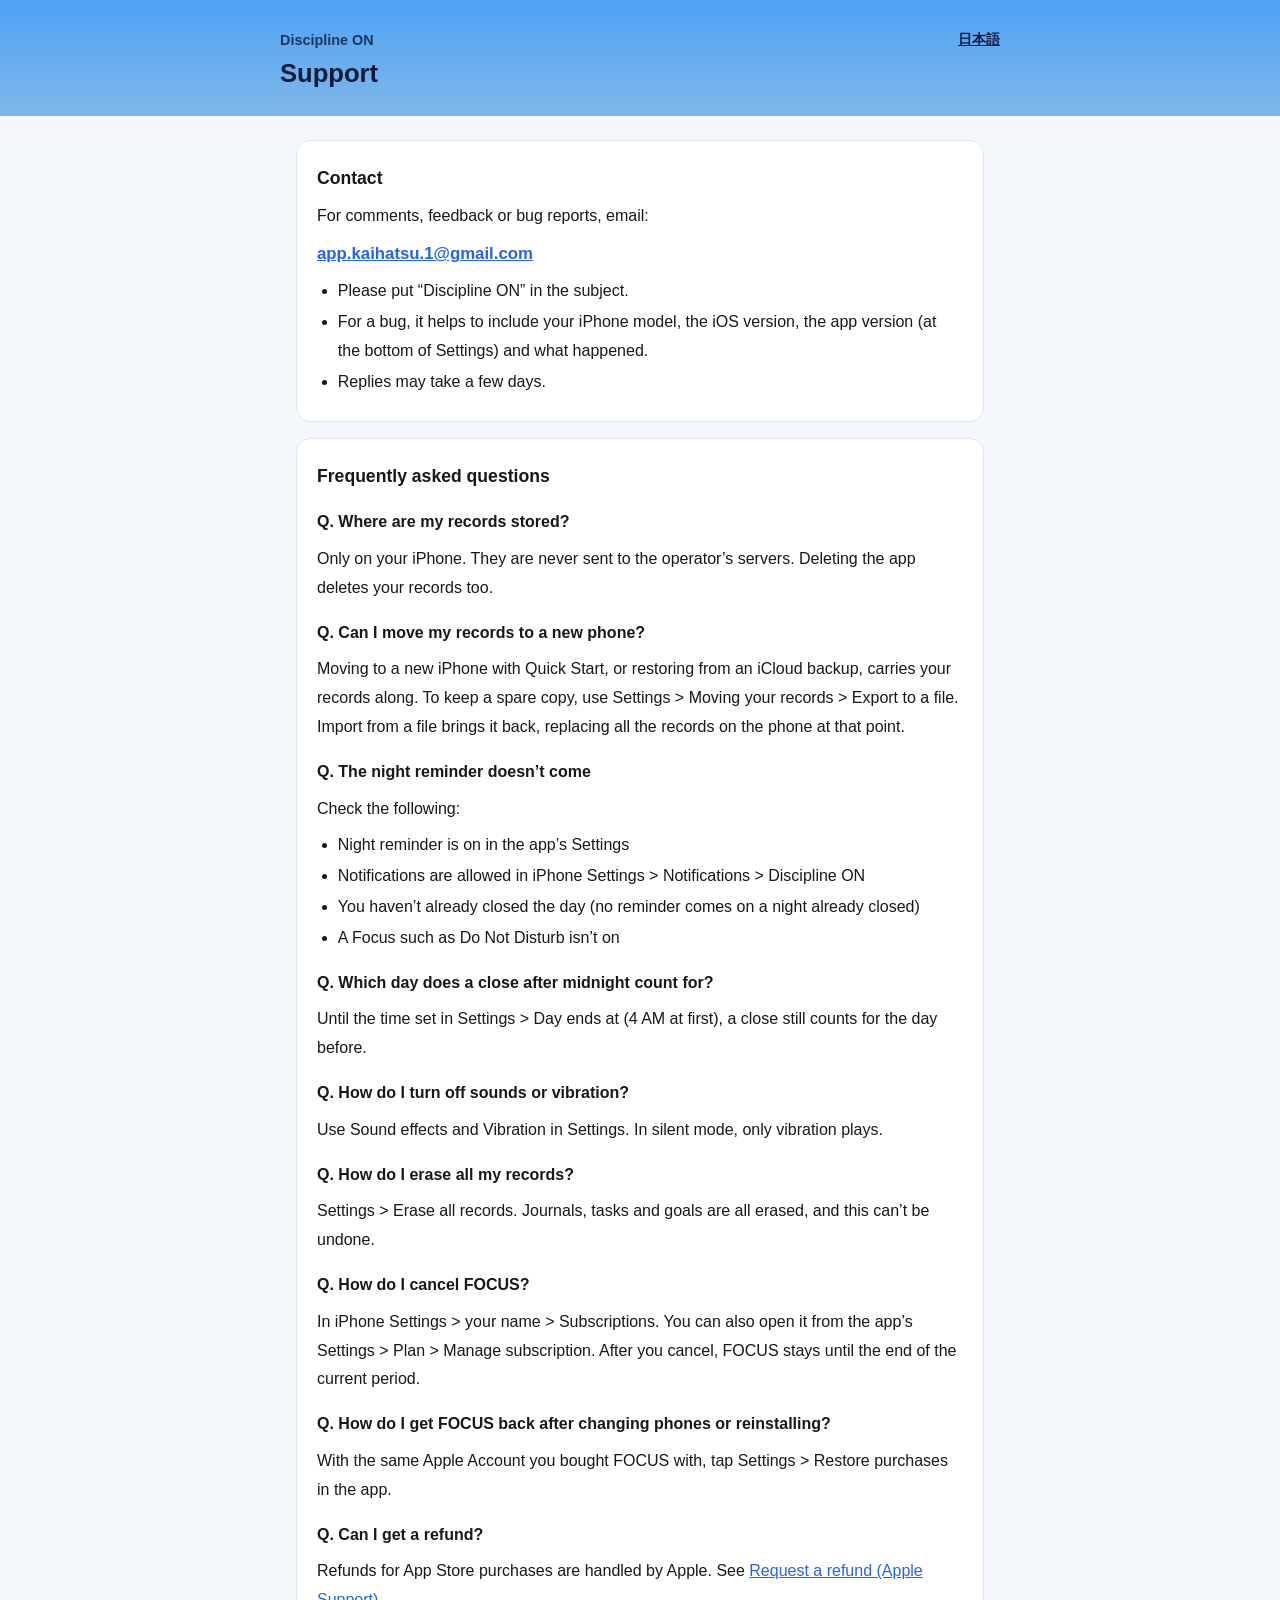
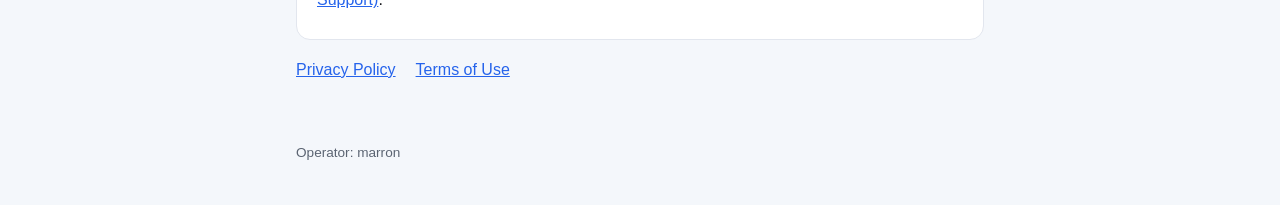
<file: discipline-on/en/support.html>
<!DOCTYPE html>
<html lang="en">
<head>
  <meta charset="UTF-8">
  <meta name="viewport" content="width=device-width, initial-scale=1">
  <title>Support | Discipline ON</title>
  <link rel="stylesheet" href="../../style.css">
</head>
<body>
  <header class="site-head">
    <div class="inner">
      <p class="lang"><a href="../support.html" hreflang="ja" lang="ja">日本語</a></p>
      <p class="app">Discipline ON</p>
      <h1>Support</h1>
    </div>
  </header>

  <main>
    <section>
      <h2>Contact</h2>
      <p>For comments, feedback or bug reports, email:</p>
      <p><a class="mail" href="mailto:app.kaihatsu.1@gmail.com?subject=Discipline%20ON">app.kaihatsu.1@gmail.com</a></p>
      <ul>
        <li>Please put “Discipline ON” in the subject.</li>
        <li>For a bug, it helps to include your iPhone model, the iOS version, the app version (at the bottom of Settings) and what happened.</li>
        <li>Replies may take a few days.</li>
      </ul>
    </section>

    <section>
      <h2>Frequently asked questions</h2>

      <h3>Q. Where are my records stored?</h3>
      <p>Only on your iPhone. They are never sent to the operator’s servers. Deleting the app deletes your records too.</p>

      <h3>Q. Can I move my records to a new phone?</h3>
      <p>Moving to a new iPhone with Quick Start, or restoring from an iCloud backup, carries your records along. To keep a spare copy, use Settings &gt; Moving your records &gt; Export to a file. Import from a file brings it back, replacing all the records on the phone at that point.</p>

      <h3>Q. The night reminder doesn’t come</h3>
      <p>Check the following:</p>
      <ul>
        <li>Night reminder is on in the app’s Settings</li>
        <li>Notifications are allowed in iPhone Settings &gt; Notifications &gt; Discipline ON</li>
        <li>You haven’t already closed the day (no reminder comes on a night already closed)</li>
        <li>A Focus such as Do Not Disturb isn’t on</li>
      </ul>

      <h3>Q. Which day does a close after midnight count for?</h3>
      <p>Until the time set in Settings &gt; Day ends at (4 AM at first), a close still counts for the day before.</p>

      <h3>Q. How do I turn off sounds or vibration?</h3>
      <p>Use Sound effects and Vibration in Settings. In silent mode, only vibration plays.</p>

      <h3>Q. How do I erase all my records?</h3>
      <p>Settings &gt; Erase all records. Journals, tasks and goals are all erased, and this can’t be undone.</p>

      <h3>Q. How do I cancel FOCUS?</h3>
      <p>In iPhone Settings &gt; your name &gt; Subscriptions. You can also open it from the app’s Settings &gt; Plan &gt; Manage subscription. After you cancel, FOCUS stays until the end of the current period.</p>

      <h3>Q. How do I get FOCUS back after changing phones or reinstalling?</h3>
      <p>With the same Apple Account you bought FOCUS with, tap Settings &gt; Restore purchases in the app.</p>

      <h3>Q. Can I get a refund?</h3>
      <p>Refunds for App Store purchases are handled by Apple. See <a href="https://support.apple.com/en-us/118223">Request a refund (Apple Support)</a>.</p>
    </section>

    <p class="links"><a href="privacy.html">Privacy Policy</a><a href="terms.html">Terms of Use</a></p>
  </main>

  <footer>Operator: marron</footer>
</body>
</html>
</file>
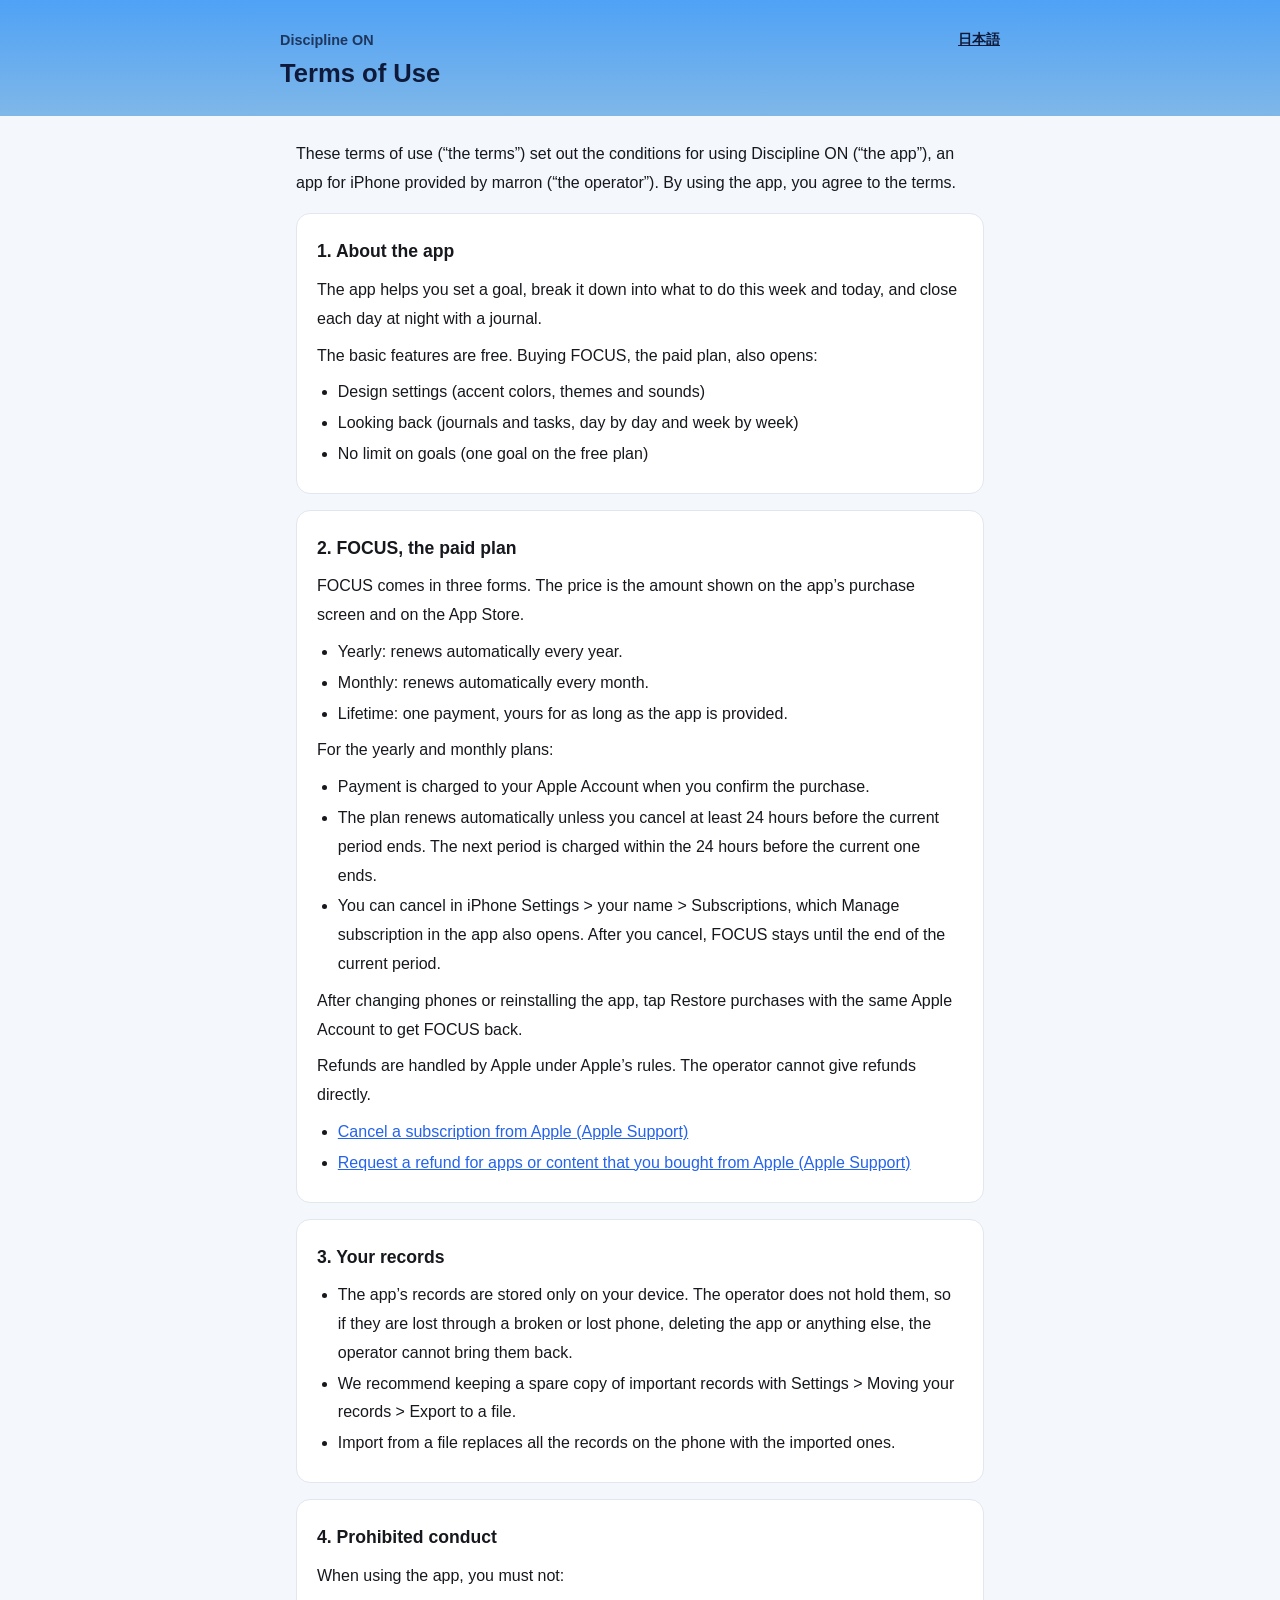
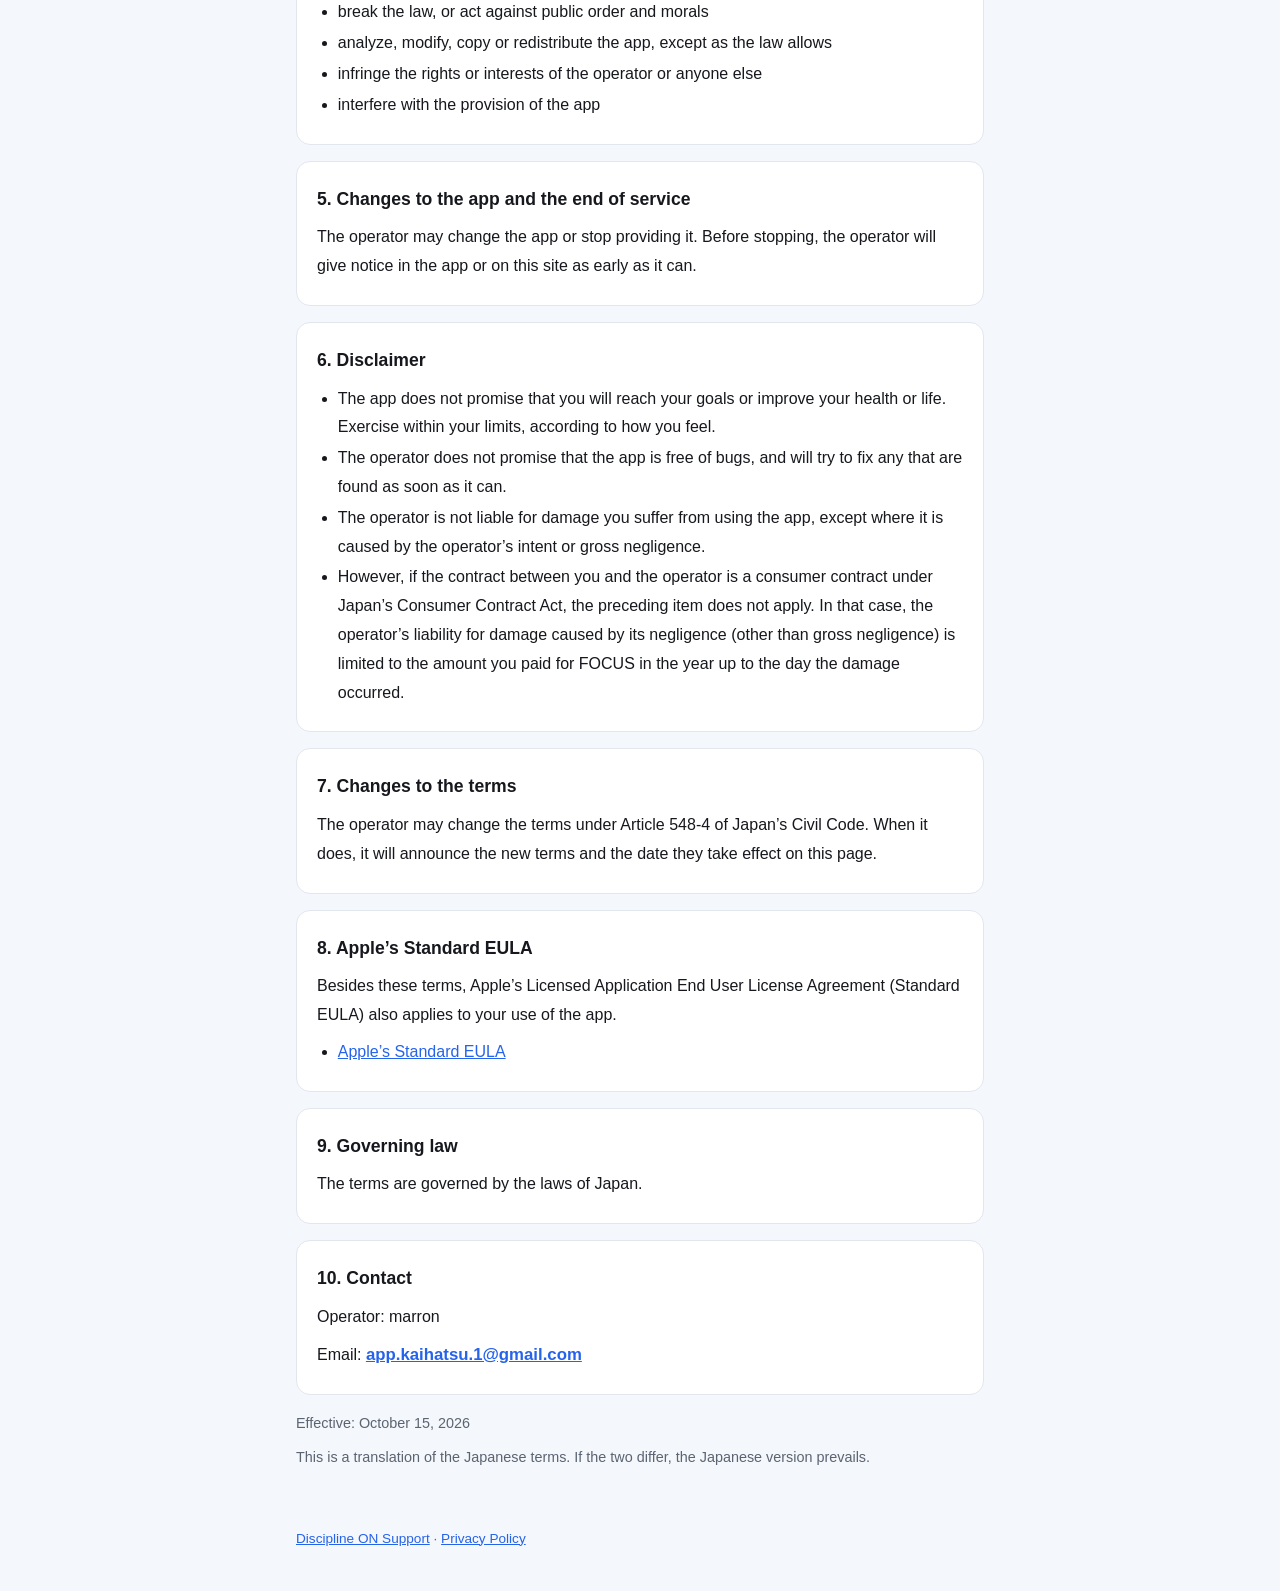
<file: discipline-on/en/terms.html>
<!DOCTYPE html>
<html lang="en">
<head>
  <meta charset="UTF-8">
  <meta name="viewport" content="width=device-width, initial-scale=1">
  <title>Terms of Use | Discipline ON</title>
  <link rel="stylesheet" href="../../style.css">
</head>
<body>
  <header class="site-head">
    <div class="inner">
      <p class="lang"><a href="../terms.html" hreflang="ja" lang="ja">日本語</a></p>
      <p class="app">Discipline ON</p>
      <h1>Terms of Use</h1>
    </div>
  </header>

  <main>
    <p class="lead">These terms of use (“the terms”) set out the conditions for using Discipline ON (“the app”), an app for iPhone provided by marron (“the operator”). By using the app, you agree to the terms.</p>

    <section>
      <h2>1. About the app</h2>
      <p>The app helps you set a goal, break it down into what to do this week and today, and close each day at night with a journal.</p>
      <p>The basic features are free. Buying FOCUS, the paid plan, also opens:</p>
      <ul>
        <li>Design settings (accent colors, themes and sounds)</li>
        <li>Looking back (journals and tasks, day by day and week by week)</li>
        <li>No limit on goals (one goal on the free plan)</li>
      </ul>
    </section>

    <section>
      <h2>2. FOCUS, the paid plan</h2>
      <p>FOCUS comes in three forms. The price is the amount shown on the app’s purchase screen and on the App Store.</p>
      <ul>
        <li>Yearly: renews automatically every year.</li>
        <li>Monthly: renews automatically every month.</li>
        <li>Lifetime: one payment, yours for as long as the app is provided.</li>
      </ul>
      <p>For the yearly and monthly plans:</p>
      <ul>
        <li>Payment is charged to your Apple Account when you confirm the purchase.</li>
        <li>The plan renews automatically unless you cancel at least 24 hours before the current period ends. The next period is charged within the 24 hours before the current one ends.</li>
        <li>You can cancel in iPhone Settings &gt; your name &gt; Subscriptions, which Manage subscription in the app also opens. After you cancel, FOCUS stays until the end of the current period.</li>
      </ul>
      <p>After changing phones or reinstalling the app, tap Restore purchases with the same Apple Account to get FOCUS back.</p>
      <p>Refunds are handled by Apple under Apple’s rules. The operator cannot give refunds directly.</p>
      <ul>
        <li><a href="https://support.apple.com/en-us/118428">Cancel a subscription from Apple (Apple Support)</a></li>
        <li><a href="https://support.apple.com/en-us/118223">Request a refund for apps or content that you bought from Apple (Apple Support)</a></li>
      </ul>
    </section>

    <section>
      <h2>3. Your records</h2>
      <ul>
        <li>The app’s records are stored only on your device. The operator does not hold them, so if they are lost through a broken or lost phone, deleting the app or anything else, the operator cannot bring them back.</li>
        <li>We recommend keeping a spare copy of important records with Settings &gt; Moving your records &gt; Export to a file.</li>
        <li>Import from a file replaces all the records on the phone with the imported ones.</li>
      </ul>
    </section>

    <section>
      <h2>4. Prohibited conduct</h2>
      <p>When using the app, you must not:</p>
      <ul>
        <li>break the law, or act against public order and morals</li>
        <li>analyze, modify, copy or redistribute the app, except as the law allows</li>
        <li>infringe the rights or interests of the operator or anyone else</li>
        <li>interfere with the provision of the app</li>
      </ul>
    </section>

    <section>
      <h2>5. Changes to the app and the end of service</h2>
      <p>The operator may change the app or stop providing it. Before stopping, the operator will give notice in the app or on this site as early as it can.</p>
    </section>

    <section>
      <h2>6. Disclaimer</h2>
      <ul>
        <li>The app does not promise that you will reach your goals or improve your health or life. Exercise within your limits, according to how you feel.</li>
        <li>The operator does not promise that the app is free of bugs, and will try to fix any that are found as soon as it can.</li>
        <li>The operator is not liable for damage you suffer from using the app, except where it is caused by the operator’s intent or gross negligence.</li>
        <li>However, if the contract between you and the operator is a consumer contract under Japan’s Consumer Contract Act, the preceding item does not apply. In that case, the operator’s liability for damage caused by its negligence (other than gross negligence) is limited to the amount you paid for FOCUS in the year up to the day the damage occurred.</li>
      </ul>
    </section>

    <section>
      <h2>7. Changes to the terms</h2>
      <p>The operator may change the terms under Article 548-4 of Japan’s Civil Code. When it does, it will announce the new terms and the date they take effect on this page.</p>
    </section>

    <section>
      <h2>8. Apple’s Standard EULA</h2>
      <p>Besides these terms, Apple’s Licensed Application End User License Agreement (Standard EULA) also applies to your use of the app.</p>
      <ul>
        <li><a href="https://www.apple.com/legal/internet-services/itunes/dev/stdeula/">Apple’s Standard EULA</a></li>
      </ul>
    </section>

    <section>
      <h2>9. Governing law</h2>
      <p>The terms are governed by the laws of Japan.</p>
    </section>

    <section>
      <h2>10. Contact</h2>
      <p>Operator: marron</p>
      <p>Email: <a class="mail" href="mailto:app.kaihatsu.1@gmail.com">app.kaihatsu.1@gmail.com</a></p>
    </section>

    <p class="muted">Effective: October 15, 2026</p>
    <p class="muted">This is a translation of the Japanese terms. If the two differ, the Japanese version prevails.</p>
  </main>

  <footer><a href="support.html">Discipline ON Support</a> · <a href="privacy.html">Privacy Policy</a></footer>
</body>
</html>
</file>
<file: style.css>
/* marron のアプリのサイト共通の見た目（プライバシーポリシー・利用規約・サポートなど） */
:root {
  --bg: #f4f7fb;
  --surface: #ffffff;
  --text: #16181d;
  --muted: #5b6472;
  --line: #e2e6ee;
  --accent: #2563eb;
  --head: linear-gradient(180deg, #4fa2f6 0%, #7fb7e8 100%);
  --head-text: #0f1a3a;
}
@media (prefers-color-scheme: dark) {
  :root {
    --bg: #111318;
    --surface: #1b1e25;
    --text: #eef0f4;
    --muted: #a3aab6;
    --line: #2b2f38;
    --accent: #7aa7ff;
    --head: linear-gradient(180deg, #1e3a6b 0%, #1b2a4a 100%);
    --head-text: #eef3ff;
  }
}

* { box-sizing: border-box; }
html { -webkit-text-size-adjust: 100%; }
body {
  margin: 0;
  background: var(--bg);
  color: var(--text);
  font-family: -apple-system, BlinkMacSystemFont, "Hiragino Sans", "Noto Sans JP", "Segoe UI", sans-serif;
  line-height: 1.8;
}
a { color: var(--accent); }

.site-head {
  background: var(--head);
  color: var(--head-text);
  padding: 28px 16px 24px;
}
.site-head .inner, main { max-width: 720px; margin: 0 auto; }
.site-head .app { margin: 0; font-size: 0.9rem; font-weight: 700; opacity: 0.8; }
.site-head h1 { margin: 2px 0 0; font-size: 1.6rem; line-height: 1.4; }
/* 右上の言語の切り替え（日本語 ⇄ English） */
.site-head .inner { position: relative; }
.site-head .lang { position: absolute; top: 0; right: 0; margin: 0; font-size: 0.85rem; font-weight: 700; }
.site-head .lang a { color: inherit; }

main { padding: 24px 16px 48px; }
section {
  background: var(--surface);
  border: 1px solid var(--line);
  border-radius: 14px;
  padding: 4px 20px 16px;
  margin-bottom: 16px;
}
h2 { font-size: 1.1rem; margin: 18px 0 6px; }
h3 { font-size: 1rem; margin: 16px 0 4px; }
p, ul { margin: 8px 0; }
ul { padding-left: 1.3em; }
li { margin: 2px 0; }
.lead { margin: 0 0 16px; }
.muted { color: var(--muted); font-size: 0.9rem; }
.mail { font-size: 1.05rem; font-weight: 700; word-break: break-all; }

.app-card h2 { margin-top: 16px; }
.links { display: flex; flex-wrap: wrap; gap: 8px 20px; }

footer {
  max-width: 720px;
  margin: 0 auto;
  padding: 0 16px 40px;
  color: var(--muted);
  font-size: 0.85rem;
}
</file>
